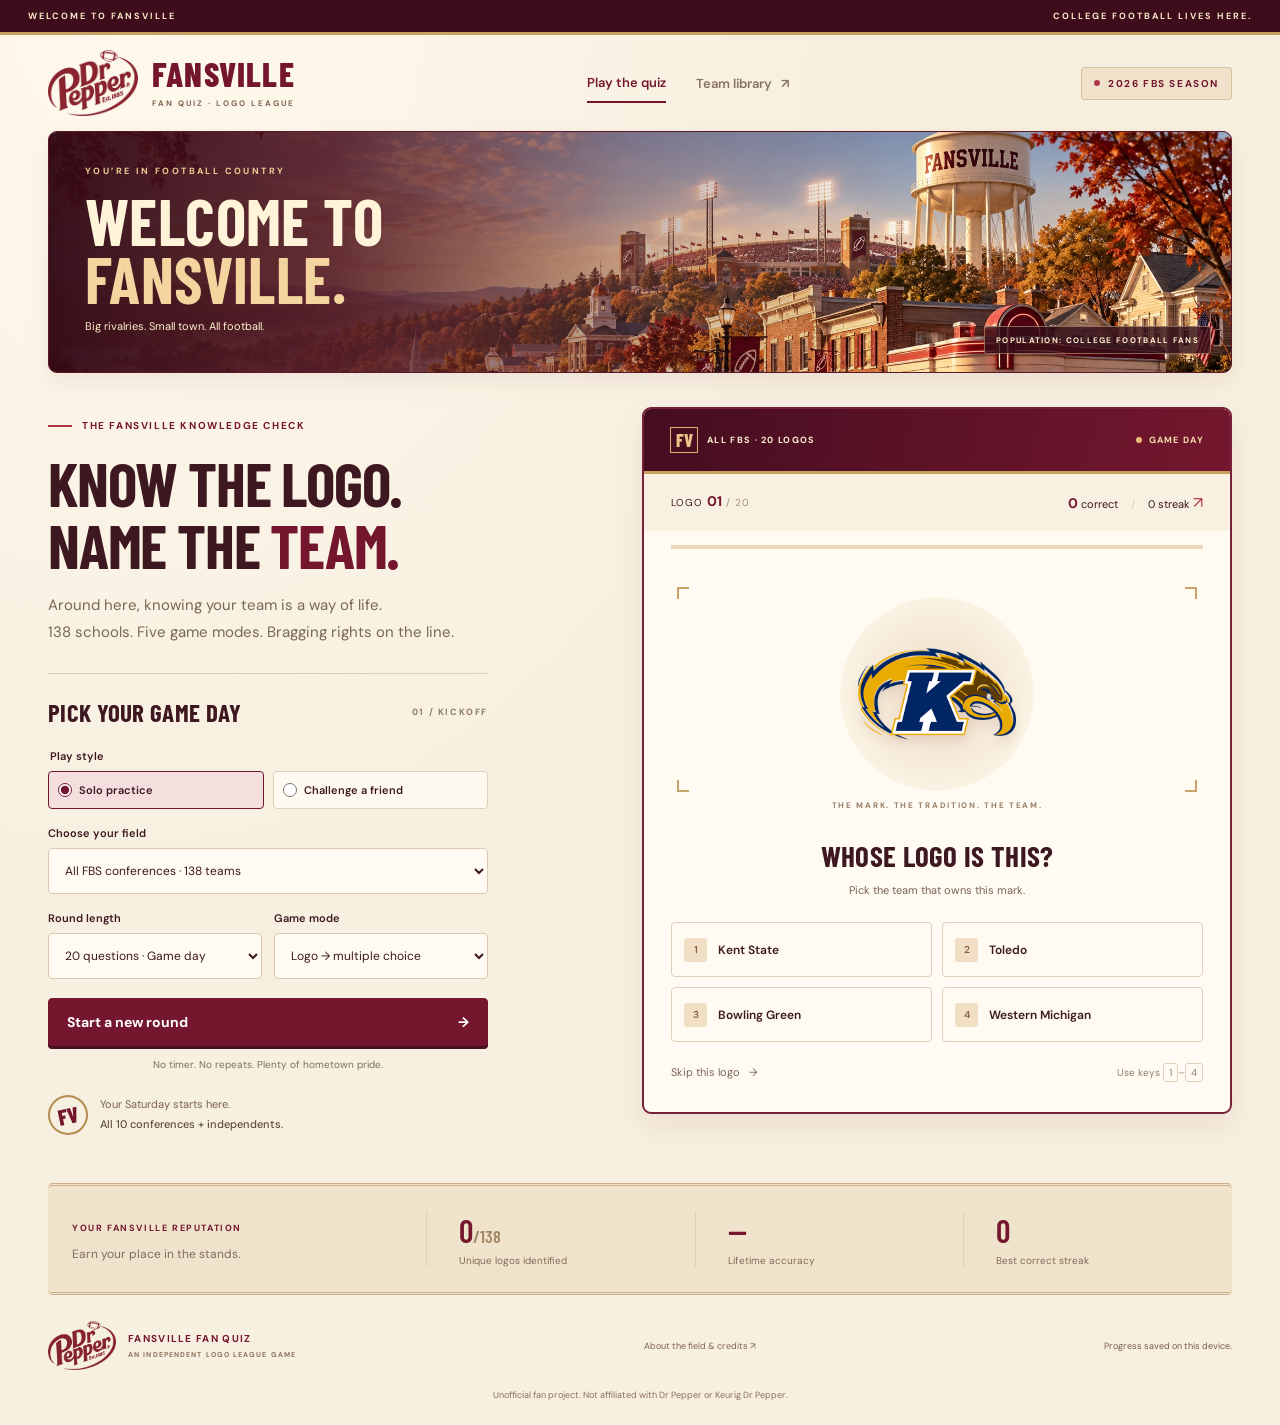
<file: index.html>
<!doctype html>
<html lang="en">
<head>
  <meta charset="UTF-8"><meta name="viewport" content="width=device-width, initial-scale=1">
  <meta name="theme-color" content="#74172e">
  <meta name="description" content="Welcome to Fansville. Test your college football knowledge with logos, helmets, nicknames, and mascots from all 138 FBS schools. An independent fan quiz.">
  <title>Fansville Fan Quiz — Logo League</title>
  <link rel="stylesheet" href="style.css?v=fansville-1">
</head>
<body>
  <div class="town-strip"><span>WELCOME TO FANSVILLE</span><span>COLLEGE FOOTBALL LIVES HERE.</span></div><header class="header"><a href="#" class="brand" aria-label="Fansville Fan Quiz home"><img class="pepper-logo" src="assets/theme/dr-pepper-football.jpg" alt="Dr Pepper" width="100" height="73"><span class="brand-wordmark">FANSVILLE<small>FAN QUIZ · LOGO LEAGUE</small></span></a><nav aria-label="Main navigation"><button class="nav active" id="playTab">Play the quiz</button><button class="nav" id="libraryTab">Team library <span>↗</span></button></nav><span class="season"><i></i> 2026 FBS SEASON</span></header>
  <main>
    <section class="town-banner" aria-label="Welcome to Fansville">
      <img class="town-art" src="assets/theme/fansville-town.jpg" alt="An original illustrated football town with Main Street, a stadium, and a Fansville water tower" width="2152" height="731" fetchpriority="high">
      <div class="town-banner-copy"><span class="town-kicker">YOU’RE IN FOOTBALL COUNTRY</span><h2>Welcome to<br><em>Fansville.</em></h2><p>Big rivalries. Small town. All football.</p></div>
      <span class="town-population">POPULATION: COLLEGE FOOTBALL FANS</span>
    </section>
    <section id="playView" class="play-layout">
      <div class="intro"><div class="eyebrow"><span class="line"></span> THE FANSVILLE KNOWLEDGE CHECK</div><h1 id="heroTitle">Know the logo.<br> Name the <em>team.</em></h1><p class="lead">Around here, knowing your team is a way of life.<br> 138 schools. Five game modes. Bragging rights on the line.</p>
        <div class="setup"><div class="setup-title"><h2>Pick your game day</h2><span>01 / KICKOFF</span></div>
          <fieldset class="play-style"><legend>Play style</legend><label><input type="radio" name="playStyle" id="soloMode" checked> Solo practice</label><label><input type="radio" name="playStyle" id="challengeMode"> Challenge a friend</label></fieldset>
          <p id="challengeNote" class="challenge-note" hidden>Take your round, then send your friend a link to the same quiz.</p>
          <label for="conference">Choose your field</label><select id="conference"><option value="All">All FBS conferences · 138 teams</option></select>
          <div class="setup-row"><div><label for="length">Round length</label><select id="length"><option value="10">10 questions · Warm-up</option><option value="20" selected>20 questions · Game day</option><option value="all">All teams · Full field</option></select></div><div><label for="mode">Game mode</label><select id="mode"><option value="choice">Logo → multiple choice</option><option value="type">Logo → type the team</option><option value="nickname">School → nickname</option><option value="mascot">School → mascot</option><option value="helmet">Helmet → school</option></select></div></div>
          <button class="primary" id="start">Start a new round <span>→</span></button><p class="setup-note">No timer. No repeats. Plenty of hometown pride.</p>
        </div>
        <div class="field-note"><span class="town-seal" aria-hidden="true">FV</span><span>Your Saturday starts here.<br><strong>All 10 conferences + independents.</strong></span></div>
      </div>
      <section class="quiz" aria-label="College football quiz"><div class="quiz-top"><span id="roundLabel">ALL FBS · GAME DAY</span><span class="live"><i></i> GAME DAY</span></div><div id="challengeInvitation" class="challenge-invitation" hidden></div><div id="questionView"><div class="score-row"><span><span id="questionLabel">LOGO</span> <strong id="questionNumber">01</strong><span class="muted" id="total"> / 20</span></span><span><strong id="score">0</strong> correct <span class="divider">/</span> <span id="streak">0</span> streak <span class="flame">↗</span></span></div><div class="progress"><div id="progressBar"></div></div>
          <div class="logo-stage"><span class="corner top-left"></span><span class="corner top-right"></span><span class="corner bottom-left"></span><span class="corner bottom-right"></span><div class="logo-halo"></div><img id="logo" alt="Mystery college football team logo" width="210" height="210"><div id="schoolPrompt" class="school-prompt" hidden><span id="schoolPromptLabel">NAME THE NICKNAME</span><h2 id="schoolName"></h2><p id="schoolPromptDescription">Which nickname belongs to this school?</p></div><span id="stageCaption" class="stage-caption">THE MARK. THE TRADITION. THE TEAM.</span></div>
          <div class="answer-section"><h2 id="quizPrompt">Whose logo is this?</h2><p id="answerHelp">Pick the team that owns this mark.</p><div id="choices" class="choices"></div><form id="typeForm" hidden><label id="typedLabel" class="sr-only" for="typedAnswer">Team name</label><div class="type-row"><input id="typedAnswer" placeholder="Enter the school name…" autocomplete="off" aria-controls="teamSuggestions" aria-expanded="false"><button type="submit" class="primary">Check →</button></div><div id="teamSuggestions" class="team-suggestions" hidden><span id="suggestionsLabel" class="suggestions-label">MATCHING TEAMS</span><ul id="suggestionList" aria-label="Matching teams"></ul></div><span id="suggestionStatus" class="sr-only" role="status" aria-live="polite"></span></form>
          <div id="feedback" class="feedback" role="status" aria-live="polite" hidden></div><div class="question-bottom"><button id="skip" class="text-button">Skip this logo <span>→</span></button><span id="keyboardHint">Use keys <kbd>1</kbd>–<kbd>4</kbd></span><button id="next" class="primary" hidden>Next logo →</button></div></div></div>
          <div id="resultsView" class="results" hidden></div>
      </section>
    </section>
    <section id="libraryView" hidden><div class="library-heading"><div><div class="eyebrow">THE TOWN SCOUTING REPORT</div><h1>Meet the <em>field.</em></h1><p class="lead">Scout all 138 schools before the next kickoff.</p></div><button class="primary" id="backToQuiz">Back to quiz →</button></div><div class="library-filters"><input id="search" aria-label="Search teams" placeholder="Search school or mascot…"><select id="libraryConference" aria-label="Filter library by conference"><option value="All">All conferences</option></select><span id="libraryCount">138 teams</span></div><div class="team-grid" id="teamGrid"></div><p id="noTeams" hidden>No teams match that search. Try a different school or conference.</p></section>
    <section class="stats-strip" aria-label="Your lifetime stats"><div class="stats-title"><span class="eyebrow">YOUR FANSVILLE REPUTATION</span><p>Earn your place in the stands.</p></div><div><strong id="mastered">0<span>/138</span></strong><span id="masteredLabel">Unique logos identified</span></div><div><strong id="accuracy">—</strong><span>Lifetime accuracy</span></div><div><strong id="bestStreak">0</strong><span>Best correct streak</span></div></section>
  </main>
  <footer><div class="footer-brand"><img src="assets/theme/dr-pepper-football.jpg" alt="Dr Pepper" width="68" height="49"><span class="brand-footer">FANSVILLE FAN QUIZ<small>AN INDEPENDENT LOGO LEAGUE GAME</small></span></div><button id="about">About the field & credits ↗</button><span>Progress saved on this device.</span><p class="fan-credit">Unofficial fan project. Not affiliated with Dr Pepper or Keurig Dr Pepper.</p></footer>
  <dialog id="aboutDialog"><button id="closeAbout" class="close" aria-label="Close">×</button><div class="eyebrow">THE FANSVILLE PLAYBOOK</div><h2>All 138. All in.</h2><p>The quiz includes the 2026 FBS football field, including North Dakota State and Sacramento State, and reflects 2026 football conference membership.</p><p>Team data and logos are sourced from <a href="https://www.espn.com/college-football/teams" target="_blank" rel="noopener">ESPN</a>. Membership was checked against <a href="https://collegefootballdata.com/teams" target="_blank" rel="noopener">CollegeFootballData</a>. Helmet photographs: <a href="https://www.helmethistory.com/" target="_blank" rel="noopener">Helmet History</a>. Each school has one representative helmet design. Mascot names include costumed characters and live or symbolic mascots. Common short names are accepted; if a school has multiple listed mascots, any one is correct. Enter “No official mascot” for schools without one. <a href="https://github.com/samhenke/fbs-logo-league/blob/main/mascot-sources.json" target="_blank" rel="noopener">Mascot sources and notes</a>. Team marks belong to their respective institutions. This is an independent fan quiz.</p><p>Original town illustration created for this fan quiz using image generation. Dr Pepper football logo from <a href="https://news.keurigdrpepper.com/2026-09-04-Dr-Pepper-Gives-College-Football-Fans-a-Championship-Monument-of-Their-Own-with-the-First-Ever-Fan-Wall-of-Fame" target="_blank" rel="noopener">Keurig Dr Pepper’s press materials</a>. Dr Pepper and Fansville are trademarks of their respective owners. This independent fan project is not affiliated with Dr Pepper or Keurig Dr Pepper.</p><p>Scores and progress stay in your browser. Challenge links include the teams, answer style, and challenger’s score; your friend takes the same quiz. Anyone with a challenge link can play it. A skip counts as a missed answer. Retrying missed answers starts a separate practice round.</p></dialog>
  <div id="loadingError" class="error" role="alert" hidden>Team data couldn't load. Please refresh to try again.</div>
  <script src="app.js?v=fansville-1" defer></script>
</body>
</html>
</file>
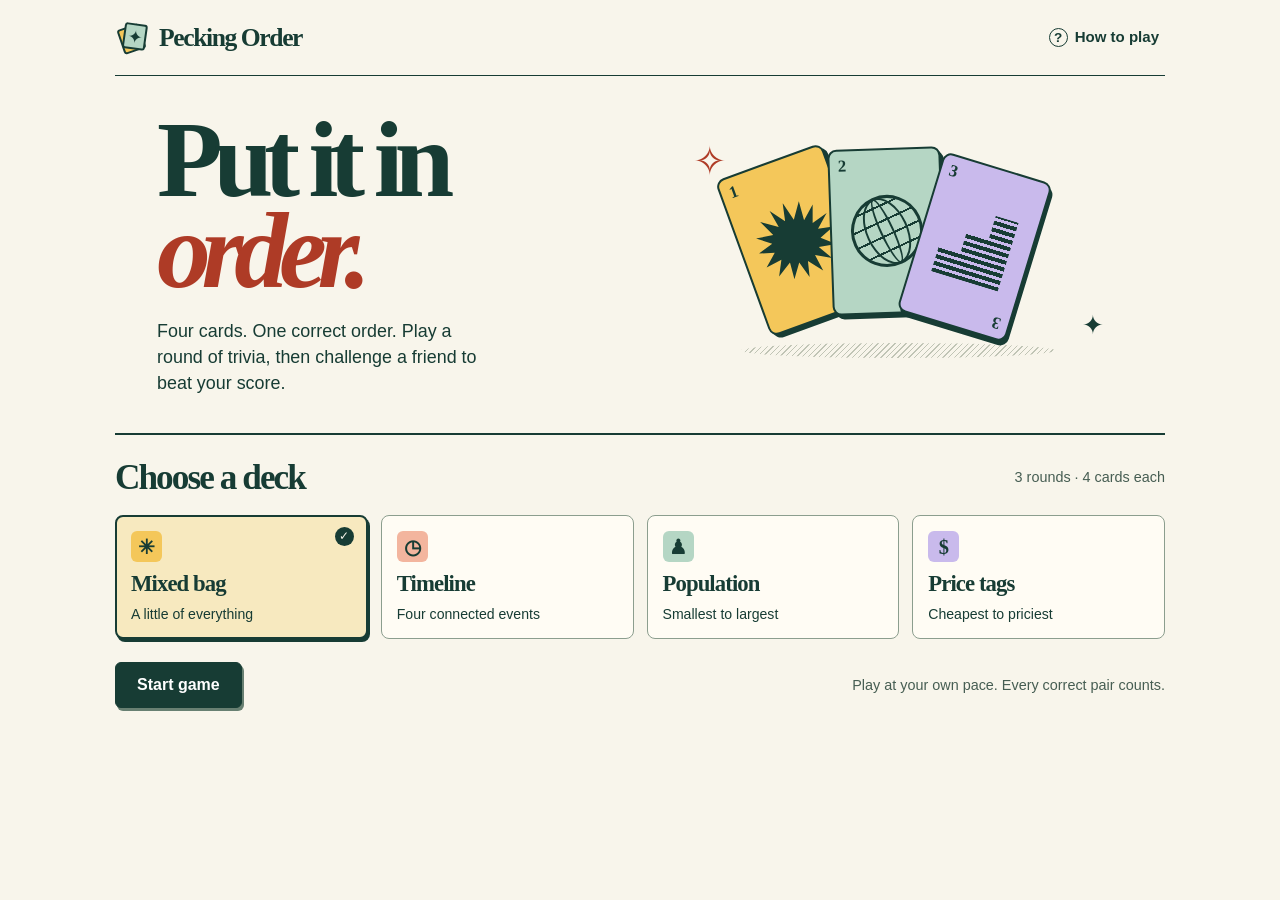
<file: pecking-order/index.html>
<!DOCTYPE html>
<html lang="en"><head><meta charset="utf-8"><meta name="viewport" content="width=device-width,initial-scale=1"><meta name="game-home" content=""><meta name="theme-color" content="#f8f5eb"><title>Pecking Order · Trivia game</title><meta name="description" content="Put four trivia cards in order, then send the same game to a friend.">
<style>
:root{--paper:#f8f5eb;--ink:#173c34;--red:#ae3b26;--gold:#f4c75a;--lilac:#c9baec;--mint:#b5d6c4;--line:#aab4a7;--serif:Georgia,'Times New Roman',serif;--sans:'DM Sans','Helvetica Neue',Arial,sans-serif}*{box-sizing:border-box}body{margin:0;background:var(--paper);color:var(--ink);font:1rem/1.5 var(--sans)}button,a,input,summary{font:inherit}button,summary{cursor:pointer}button{color:inherit}button:focus-visible,a:focus-visible,summary:focus-visible,input:focus-visible{outline:3px solid #975015;outline-offset:4px}button:disabled{cursor:default}a{color:inherit}button{border:0}button,dialog{background:var(--paper)}[hidden]{display:none!important}.wrap{width:min(100% - 48px,1050px);margin:auto}.top{display:flex;justify-content:space-between;align-items:center;min-height:76px;border-bottom:1px solid var(--ink)}.brand{display:flex;align-items:center;gap:12px;font: bold 1.6rem var(--serif);letter-spacing:-.055em}.logo{display:block;width:32px;height:36px;position:relative}.logo:before,.logo:after{content:'';position:absolute;inset:6px 4px 4px 5px;border:2px solid var(--ink);background:var(--gold);border-radius:3px;transform:rotate(-19deg)}.logo:after{content:'✦';background:var(--mint);transform:rotate(8deg) translate(3px,-3px);font:1.1rem/24px var(--serif);text-align:center}.help{background:transparent;font-size:.94rem;font-weight:650;display:flex;gap:7px;align-items:center}.q{font: bold .85rem/1.35 var(--sans);display:inline-grid;place-items:center;border:1.5px solid currentColor;border-radius:50%;width:19px;height:19px}.hero{display:grid;grid-template-columns:1fr 1fr;align-items:center;padding:38px 4% 36px;min-height:320px}.hero h1{font: bold clamp(4.4rem,8.4vw,7.15rem)/.85 var(--serif);letter-spacing:-.085em;margin:0 0 22px}.hero h1 em{color:var(--red);padding-right:.1em}.hero p{margin:0;max-width:345px;font-size:1.12rem;line-height:1.45}.fan{position:relative;height:260px;isolation:isolate}.cardart{position:absolute;top:32px;left:50%;width:113px;height:166px;border:2px solid var(--ink);border-radius:9px;box-shadow:3px 4px 0 var(--ink);background:var(--gold);transform:translateX(-126%) rotate(-20deg);display:grid;place-items:center}.cardart:before,.cardart:after{content:attr(data-n);font:bold 1.05rem var(--serif);position:absolute;left:8px;top:5px}.cardart:after{left:auto;top:auto;right:8px;bottom:5px;transform:rotate(180deg)}.cardart:nth-child(2){background:var(--mint);top:23px;transform:translateX(-46%) rotate(-2deg)}.cardart:nth-child(3){background:var(--lilac);top:39px;transform:translateX(32%) rotate(17deg)}.sun{width:79px;height:79px;background:var(--ink);clip-path:polygon(50% 0,56% 25%,70% 5%,68% 30%,85% 15%,77% 37%,98% 31%,81% 46%,100% 50%,80% 58%,96% 72%,74% 68%,85% 87%,66% 76%,69% 98%,55% 80%,50% 100%,44% 78%,31% 96%,33% 74%,14% 86%,24% 67%,3% 70%,19% 56%,0 50%,20% 44%,3% 31%,25% 34%,15% 13%,35% 27%,31% 4%,45% 23%)}.globe{width:72px;height:72px;border-radius:100%;border:3px solid;position:relative;background:repeating-linear-gradient(0deg,transparent 0 13px,var(--ink) 13px 15px);transform:rotate(-23deg)}.globe:before,.globe:after{content:'';position:absolute;inset:-2px 12px;border:2px solid;border-radius:50%}.globe:after{inset:-2px 26px}.steps{height:72px;width:70px;background:repeating-linear-gradient(0deg,var(--ink) 0 4px,transparent 4px 7px);clip-path:polygon(0 100%,0 65%,33% 65%,33% 33%,66% 33%,66% 0,100% 0,100% 100%)}.twinkle{position:absolute;font:2.5rem/1 var(--serif);color:var(--red);left:11%;top:17px}.twinkle.last{color:var(--ink);left:auto;right:4%;top:188px;font-size:1.6rem}.fan:after{content:'';height:15px;width:65%;position:absolute;left:21%;top:218px;z-index:-1;border-radius:50%;background:repeating-linear-gradient(-45deg,transparent 0 3px,#a2aa98 3px 4px);opacity:.65}.lobby{border-top:2px solid var(--ink);padding:24px 0 32px}.sectionhead,.bar,.controls,.scoreline,.row,.meta{display:flex;align-items:center;justify-content:space-between;gap:14px}.sectionhead h2,.gameTitle{font:bold 2.2rem/1.1 var(--serif);letter-spacing:-.055em;margin:0}.small{font-size:.9rem;color:#465d52}.options{display:grid;grid-template-columns:repeat(4,1fr);gap:13px;margin:18px 0 23px}.opt{border:1px solid #8c9e8e;border-radius:8px;position:relative;text-align:left;padding:15px;display:grid;gap:9px;background:#fffcf4;transition:transform .12s}.opt:hover{transform:translateY(-2px)}.opt[aria-pressed=true]{border:2px solid var(--ink);background:#f7e9bf;padding:14px;box-shadow:2px 3px 0 var(--ink)}.opt[aria-pressed=true]:after{content:'✓';position:absolute;right:12px;top:10px;background:var(--ink);color:var(--paper);border-radius:50%;width:19px;line-height:19px;text-align:center;font-size:.78rem}.opt strong{font:bold 1.42rem/1.12 var(--serif);letter-spacing:-.04em}.opt small{font-size:.88rem;line-height:1.25}.swatch{height:31px;width:31px;display:grid;place-items:center;font:bold 1.28rem/1 var(--serif);border-radius:6px;background:var(--gold)}.timeline{background:#f3b59e}.population{background:var(--mint)}.prices{background:var(--lilac)}.primary,.secondary{border:1.5px solid var(--ink);border-radius:6px;padding:12px 21px;font-weight:750;line-height:1.25;min-height:46px}.primary{background:var(--ink);color:white;box-shadow:2px 3px 0 #688072}.primary:hover{background:#285646}.secondary{background:transparent}.secondary:hover{background:#e9e9db}.foot{border-top:1px solid var(--line);margin-top:18px;padding:14px 0;display:flex;gap:8px;align-items:center;color:#5b6a60;font-family:var(--serif);font-style:italic}.foot:before{content:'✳';font-style:normal;font-size:1.15rem}.game{max-width:740px;margin:30px auto 44px}.gameTitle{font-size:clamp(2rem,5vw,3.2rem);margin:15px 0 4px}.meta{font-size:.92rem;font-weight:700}.progress{height:6px;border-radius:4px;display:flex;gap:5px;margin:12px 0 26px}.progress i{flex:1;background:#dce0d3;border-radius:4px}.progress .on{background:var(--red)}.directions{margin:0 0 14px}.list{list-style:none;padding:0;margin:12px 0 23px;display:grid;gap:9px}.row{background:#fffdf7;padding:10px 12px;border:1px solid #91a496;border-radius:7px;min-height:63px;justify-content:flex-start}.row.dragging{opacity:.5}.num{font:italic bold 1.75rem var(--serif);color:var(--red);min-width:27px;text-align:center}.info{flex:1;font-weight:700;line-height:1.25}.info small{display:block;font-weight:400;font-size:.86rem;margin-top:3px}.moves{display:flex;gap:4px}.moves button{border:1px solid #b4bfb0;background:#f2f4e9;width:36px;height:36px;border-radius:5px;font-size:1.1rem}.moves button:disabled{opacity:.35}.points{background:var(--mint);font-size:.85rem;padding:4px 10px;border-radius:99px;font-weight:700;white-space:nowrap}.actual{font-weight:750;white-space:nowrap}.source{font-size:.85rem;color:#465d52}.resulthead{padding:20px 0 12px}.bigscore{font:bold clamp(4rem,10vw,6rem)/1 var(--serif);letter-spacing:-.085em;margin:15px 0}.bigscore small{font:1.55rem var(--serif);letter-spacing:0}.panel{border:1px solid var(--ink);border-radius:9px;background:#f1e8cc;padding:21px;margin:22px 0}.panel h2,dialog h2{font:bold 1.7rem var(--serif);letter-spacing:-.035em;margin:0}.panel p{margin:7px 0 14px}.actions{display:flex;gap:9px;flex-wrap:wrap}.linkbox{width:100%;font:1rem var(--sans);color:var(--ink);padding:10px;border:1px solid var(--line);border-radius:5px;margin:8px 0}.announce:empty{display:none}.sr{position:absolute;width:1px;height:1px;overflow:hidden;clip-path:inset(50%)}dialog{color:var(--ink);max-width:min(95vw,430px);border:2px solid var(--ink);border-radius:10px;padding:25px;box-shadow:5px 6px 0 var(--ink)}dialog::backdrop{background:#1d342e70}dialog li{margin:10px 0}dialog ol{padding-left:22px}.note{font-size:.94rem}.startnote{margin:0}.homeAction{font-weight:700;font-size:.92rem}.reviews{padding:8px 0;border-bottom:1px solid var(--line)}.reviews summary{padding:6px 0;font-weight:650}
@media(max-width:700px){.wrap{width:calc(100% - 32px)}.hero{padding:30px 0;min-height:250px;grid-template-columns:1.1fr .9fr}.hero h1{font-size:clamp(3.9rem,10.5vw,5rem)}.hero p{font-size:1rem}.fan{transform:scale(.65);transform-origin:50% 50%;width:250px;justify-self:center}.options{grid-template-columns:1fr 1fr}.opt{gap:6px}.top{min-height:64px}.brand{font-size:1.36rem}.sectionhead h2{font-size:1.8rem}.foot{margin-top:4px}.controls{align-items:flex-start}.hero .twinkle{left:-12%}.bar{flex-wrap:wrap}}
@media(max-width:460px){.hero{min-height:0;padding:26px 0 21px;display:block;position:relative}.hero h1{font-size:4.15rem;position:relative;z-index:1}.hero p{max-width:100%;font-size:1rem}.fan{position:absolute;top:-45px;right:1px;width:180px;transform:scale(.52);transform-origin:90% 50%}.twinkle{display:none}.sectionhead{align-items:baseline}.small{font-size:.85rem}.options{gap:10px}.lobby{padding-top:18px}.moves button{width:34px;height:38px}.row{gap:7px}.meta{gap:5px}.controls{flex-direction:column;gap:12px}.controls .primary{width:100%}.game{margin-top:21px}.hero h1{margin-bottom:14px}}
@media(prefers-reduced-motion:reduce){*{transition:none!important}}
.themeReveal{border-left:4px solid var(--red);padding:8px 14px;background:#f3ebda;margin:12px 0 20px;line-height:1.5}
</style></head><body>
<header class="top wrap"><div class="brand"><span class="logo" aria-hidden="true"></span>Pecking Order</div><button class="help" id="help"><span class="q" aria-hidden="true">?</span>How to play</button></header>
<main class="wrap" id="main"></main><dialog id="rules"><h2>How to play</h2><ol><li>Choose a deck. Each game has three rounds of four cards.</li><li>Move the cards into ascending order using the up and down buttons, or drag them into place.</li><li>Lock in your order. Every pair you placed in the right order earns a point, for up to six per round.</li><li>Send your challenge link to a friend. They get the same cards and starting order, with your score to beat.</li></ol><button class="primary" id="close">Got it</button></dialog><div id="live" class="sr" role="status"></div>
<script id="invitation" type="application/json">null</script>
<script>
'use strict';
const decks = {
 mixed:{name:'Mixed bag',symbol:'✳',hint:'A little of everything'},
 timeline:{name:'Timeline',symbol:'◷',hint:'Four connected events',title:'Which came first?',basis:'Order these events from earliest to latest.'},
 population:{name:'Population',symbol:'♟',hint:'Smallest to largest',title:'Which city is smaller?',basis:'Rank cities by residents within city limits, fewest first. U.S. Census estimates for July 1, 2024.'},
 prices:{name:'Price tags',symbol:'$',hint:'Cheapest to priciest',title:'What cost the least?',basis:'Rank these packages by average U.S. price, cheapest first. Farm Bureau Thanksgiving survey, 2024.'}
};
const popSource='https://www.census.gov/newsroom/press-releases/2025/vintage-2024-popest.html';
const priceSource='https://www.fb.org/files/Year-Over-Year-Price-Comparison-2024.pdf';
// Challenge links use stable positions in these arrays. Append new cards without renumbering old ones.
const bank={
 timeline:[
 ['London’s first subway opens',1863,'Steam trains carried passengers between Paddington and Farringdon.','https://library.ltmuseum.co.uk/portal/Default/en-GB/RecordView/Index/97'],
 ['The Oreo debuts',1912,'The cookie was on sale sixteen years before machine-sliced bread.','https://www.mondelezinternational.com/our-brands/oreo/'],
 ['Machine-sliced bread goes on sale',1928,'The first bakery to use the machine was in Chillicothe, Missouri.','https://americanhistory.si.edu/explore/stories/best-thing-sliced-bread'],
 ['Nintendo starts making playing cards',1889,'Nintendo began as a maker of hanafuda cards in Kyoto.','https://www.nintendo.co.jp/corporate/en/history/index.html'],
 ['Bram Stoker publishes Dracula',1897,'The first edition appeared in London eight years after Nintendo began.','https://www.themorgan.org/printed-books/365289'],
 ['Apollo 11 lands on the Moon',1969,'Neil Armstrong and Buzz Aldrin landed on July 20.','https://science.nasa.gov/moon/missions/'],
 ['The original Star Wars opens in the U.S.',1977,'The movie opened on May 25.','https://www.starwars.com/films/star-wars-episode-iv-a-new-hope',525],
 ['Ciabatta gets its modern recipe',1982,'Italian miller Arnaldo Cavallari developed the loaf from regional breads.','https://www.theguardian.com/theguardian/1999/apr/30/features11.g24'],
 ['The Statue of Liberty is dedicated',1886,'The dedication in New York Harbor took place on October 28.','https://home.nps.gov/stli/learn/statue-of-liberty-facts.htm'],
 ['The Big Mac goes nationwide in the U.S.',1968,'The national rollout came a year before the Moon landing.','https://corporate.mcdonalds.com/corpmcd/our-stories/article/big-mac-burger-day.html'],
 ['Apple introduces the first iPhone',2007,'Steve Jobs introduced the phone in January.','https://www.apple.com/newsroom/2007/01/09Apple-Reinvents-the-Phone-with-iPhone/'],
 ['Hunters bake flatbread in present-day Jordan',-12400,'Charred crumbs date to roughly 14,400 years ago.','https://discovery.ucl.ac.uk/id/eprint/10052964/'],
 ['The Great Pyramid of Giza is built',-2560,'Builders constructed the pyramid for Pharaoh Khufu.','https://egymonuments.gov.eg/archaeological-sites/giza-plateau/'],
 ['The last woolly mammoths die out',-2000,'The last known population lived on Wrangel Island off Siberia.','https://www.helsinki.fi/en/luomus/news/last-mammoths-died-remote-island'],
 ['A pilot invents the Rollaboard suitcase',1987,'Robert Plath put two wheels and an extendable handle on an upright suitcase.','https://eu.travelpro.com/pages/our-history'],
 ['Apple introduces the iPod shuffle',2005,'The original player weighed less than an ounce.','https://www.apple.com/newsroom/2005/01/11Apple-Introduces-iPod-shuffle/'],
 ["A Boston cooking magazine prints a PB&J recipe", 1901, "Julia Davis Chandler suggested a layer of jelly with the peanut butter.", "https://apnews.com/article/bd68e6a150a9d50cc7567fbf04fe80ec"],
 ["The Twinkie debuts", 1930, "James Dewar came up with the sponge cake.", "https://www.hostesscakes.com/our-story"],
 ["The sandwich shop that becomes Subway opens", 1965, "Fred DeLuca and Peter Buck opened Pete’s Super Submarines in Bridgeport, Connecticut.", "https://www.subway.com/en-us/aboutus/history"],
 ["McDonald’s introduces the McRib", 1981, "The barbecue pork sandwich debuted the year before Cavallari’s ciabatta.", "https://corporate.mcdonalds.com/corpmcd/our-stories/article/mcrib-back-usa.html"],
 ["Bicycle brand playing cards go on sale", 1885, "Bicycle was a playing-card brand before Nintendo opened in Kyoto.", "https://usplayingcard.com/wp-content/uploads/2019/10/USPC_Casino_Catalog_2019_Web.pdf"],
 ["The Ouija board receives a U.S. patent", 1891, "Elijah Bond’s patent describes a board for answering players’ questions.", "https://patents.google.com/patent/US446054A/en"],
 ["Lizzie Magie patents The Landlord’s Game", 1904, "The game let players buy property and collect rent.", "https://en.wikisource.org/wiki/United_States_patent_748626"],
 ["Space shuttle Enterprise makes its first free flight", 1977, "A Boeing 747 carried Enterprise aloft and released it for a glide to Earth.", "https://www.nasa.gov/wp-content/uploads/2023/04/1977.pdf", 812],
 ["Voyager 2 launches", 1977, "It was the first of the two Voyager spacecraft to leave Earth.", "https://www.nasa.gov/news-release/pioneering-nasa-spacecraft-mark-thirty-years-of-flight/", 820],
 ["Voyager 1 launches", 1977, "Its launch followed Voyager 2’s by sixteen days.", "https://www.nasa.gov/news-release/pioneering-nasa-spacecraft-mark-thirty-years-of-flight/", 905],
 ["Tug-of-war teams compete at the Paris Olympics", 1900, "A Danish-Swedish team met the French team in Paris.", "https://www.olympedia.org/results/21100"],
 ["Figure skating makes its Olympic debut", 1908, "The skaters competed at the Summer Games in London.", "https://www.olympics.com/ioc/news/figure-skating"],
 ["Olympic medals are first awarded for art", 1912, "Stockholm held competitions in five arts, including architecture and music.", "https://www.olympics.com/ioc/news/a-meeting-of-muscles-and-minds"],
 ["The first Winter Olympics take place", 1924, "Chamonix hosted what was then called International Winter Sports Week.", "https://www.olympics.com/ioc/faq/history-and-origin-of-the-games/when-were-the-first-olympic-winter-games-held"],
 ["Boston and Pittsburgh play the first modern World Series", 1903, "The first game was played in Boston.", "https://www.mlb.com/postseason/history/1903"],
 ["“Take Me Out to the Ball Game” is written", 1908, "The songwriters said they had never seen a major-league game.", "https://baseballhall.org/discover/baseballs-anthem-began-as-tin-pan-alley-hit"],
 ["Cracker Jack starts putting a prize in every box", 1912, "The promotion followed the snack’s shout-out in the baseball song.", "https://www.cbsnews.com/news/almanac-cracker-jack/"],
 ["The ballpark now called Wrigley Field hosts its first game", 1914, "The home team was the Chicago Federals.", "https://www.mlb.com/cubs/guide/wrigley-field-renovations-history"],
 ["Zenith introduces its Lazy Bones TV remote", 1950, "The remote connected to the television by a wire.", "https://zenith.com/heritage/zenith-firsts/"],
 ["I Love Lucy premieres on CBS", 1951, "Lucille Ball’s sitcom made its debut on a Monday evening.", "https://www.loc.gov/exhibits/i-love-lucy/overview.html"],
 ["NBC airs the Rose Parade coast to coast in color", 1954, "NBC broadcast the New Year’s Day parade from Pasadena.", "https://www.guinnessworldrecords.com/world-records/first-coast-to-coast-colour-transmission-usa-"],
 ["Kennedy and Nixon face off in a televised debate", 1960, "Their first debate aired on September 26.", "https://www.jfklibrary.org/sites/default/files/2018-06/Candidates_Take_a_Stand.pdf"],
 ["Ray Tomlinson sends email between networked computers", 1971, "His message traveled over ARPANET.", "https://archive.computerhistory.org/resources/access/text/2022/08/102806104-05-01-acc.pdf"],
 ["A computer salesman sends a mass email advertisement", 1978, "Gary Thuerk used ARPANET to invite people to product demonstrations.", "https://www.computerhistory.org/tdih/May/03/"],
 ["A Carnegie Mellon researcher proposes :-) to flag jokes", 1982, "Scott Fahlman made the suggestion on an electronic bulletin board.", "https://lti.cs.cmu.edu/about-lti/history.html"],
 ["Tim Berners-Lee submits his proposal for the Web", 1989, "He wrote the proposal at CERN in March.", "https://home.cern/science/computing/the-birth-of-the-web/short-history-web/"],
 ["A French inventor records someone singing “Au clair de la lune”", 1860, "Édouard-Léon Scott de Martinville’s machine traced the vibrations of a voice.", "https://www.loc.gov/static/programs/national-recording-preservation-board/documents/phonautograms.pdf"],
 ["Alexander Graham Bell receives his telephone patent", 1876, "The U.S. patent was granted on March 7.", "https://www.archives.gov/files/historical-docs/doc-content/images/a-g-bell-telegraphy-patent.pdf"],
 ["Edison invents a phonograph that can play a voice back", 1877, "His team at Menlo Park built the machine.", "https://www.nps.gov/edis/learn/kidsyouth/the-phonograph.htm"],
 ["Emile Berliner receives a U.S. gramophone patent", 1887, "The patent was issued on November 8.", "https://www.loc.gov/item/berl0124/"],
 ["Macy’s holds its first parade on Thanksgiving Day", 1924, "The parade went through Manhattan to the Herald Square store.", "https://www.macysinc.com/company/about/"],
 ["The Detroit Lions host their first Thanksgiving game", 1934, "Their opponents were the Chicago Bears.", "https://www.detroitlions.com/news/bears-at-lions-how-to-watch-listen-and-follow"],
 ["Federal law fixes Thanksgiving on November’s fourth Thursday", 1941, "President Franklin Roosevelt signed the resolution.", "https://www.archives.gov/press/press-releases/2017/nr17-13"],
 ["Campbell’s test kitchen creates green bean casserole", 1955, "Dorcas Reilly developed the recipe in Camden, New Jersey.", "https://www.campbells.com/comfort-corner/story-of-campbells-iconic-green-bean-casserole/"]
 ],
 population:[['New York City',8478072,'New York'],['Los Angeles',3878704,'California'],['Chicago',2721308,'Illinois'],['Houston',2390125,'Texas'],['Phoenix',1673164,'Arizona'],['Philadelphia',1573916,'Pennsylvania'],['San Antonio',1526656,'Texas'],['San Diego',1404452,'California'],['Dallas',1326087,'Texas'],['Jacksonville',1009833,'Florida'],['Fort Worth',1008106,'Texas'],['San Jose',997368,'California'],['Austin',993588,'Texas'],['Charlotte',943476,'North Carolina'],['Columbus',933263,'Ohio']],
 prices:[['Whole turkey',25.67,'16 lb'],['Pumpkin pie mix',4.15,'30 oz'],['Whole milk',3.21,'1 gallon'],['Carrots and celery',0.84,'1 lb combined'],['Dinner rolls',4.16,'1 dozen'],['Pie shells',3.40,'2 shells'],['Green peas',1.73,'1 lb'],['Fresh cranberries',2.35,'12 oz'],['Whipping cream',1.81,'½ pint'],['Sweet potatoes',2.93,'3 lb'],['Cubed stuffing',4.08,'14 oz'],['Boneless ham',14.79,'4 lb'],['Russet potatoes',2.63,'5 lb'],['Green beans',1.83,'1 lb']]
};
// Timeline card positions are permanent. An optional fifth field is the month and day (MMDD).
const timelineSets=[
 {"title": "Pack a lunch", "cards": [16, 1, 2, 17], "reveal": "A printed PB&J recipe and the Oreo both predate machine-sliced bread. Once a bakery finally sold sliced loaves, the Twinkie was only two years behind."},
 {"title": "At the sandwich counter", "cards": [18, 9, 19, 7], "reveal": "Ciabatta sounds like the oldest thing on this menu. In fact, you could already order a McRib when an Italian miller developed the modern loaf."},
 {"title": "An evening at the game table", "cards": [20, 3, 21, 22], "reveal": "Only four years separate the first Bicycle deck and the start of Nintendo. Both were selling cards before anyone held a U.S. patent for the Ouija board."},
 {"title": "The year Star Wars opened", "cards": [6, 23, 24, 25], "reveal": "Audiences had already seen Star Wars by the time Enterprise glided free of its carrier plane. Back on the launchpad, Voyager 2 left Earth sixteen days before Voyager 1."},
 {"title": "What belongs at the Olympics?", "cards": [26, 27, 28, 29], "reveal": "Figure skaters were winning Olympic medals sixteen years before the first Winter Games. The Summer Games even found room for painters and sculptors in between."},
 {"title": "Buy me some peanuts…", "cards": [30, 31, 32, 33], "reveal": "The song was already asking fans to buy Cracker Jack four years before the snack promised a prize in every box. Wrigley Field hadn’t hosted a game yet."},
 {"title": "From the living-room couch", "cards": [34, 35, 36, 37], "reveal": "You could change channels by remote before you could tune in to I Love Lucy. The awkward part was the cord stretching from your couch to the set."},
 {"title": "Life online", "cards": [38, 39, 40, 41], "reveal": "Spam beat the proposal for the World Wide Web by eleven years. By then, people had already figured out how to tell a joke online and mark it with a sideways smile."},
 {"title": "Saving a human voice", "cards": [42, 43, 44, 45], "reveal": "A French inventor recorded someone singing seventeen years before Edison’s phonograph. His machine drew the sound on a surface. It took until 2008 for researchers to play the recording back."},
 {"title": "An American Thanksgiving", "cards": [46, 47, 48, 49], "reveal": "Macy’s had a parade and Detroit had a football game before federal law settled on the fourth Thursday. The green bean casserole came last, more than twenty years after the Lions took the field."}
];
function timelineSet(round){
 if(round.t!=='timeline')return;
 return timelineSets.find(set=>set.cards.every(id=>round.a.includes(id)));
}
function pickTimelineSets(count){
 const key='pecking-order:timeline-history';
 let history=[];
 try{const saved=JSON.parse(localStorage.getItem(key));if(Array.isArray(saved))history=saved;}catch{}
 // Cycle through unseen sets first. Previously seen sets return least-recently played first.
 const ordered=shuffle(timelineSets).sort((a,b)=>history.indexOf(a.title)-history.indexOf(b.title));
 const picked=ordered.slice(0,count);
 const titles=ordered.slice(count).filter(s=>history.includes(s.title)).concat(picked).map(s=>s.title);
 try{localStorage.setItem(key,JSON.stringify(titles));}catch{}
 return picked;
}
function value(type,id){
 const card=bank[type][id];
 return type==='timeline'?card[1]*10000+(card[4]||0):card[1];
}
const main=document.querySelector('#main');
const fullPage='<!DOCTYPE html>\n'+document.documentElement.outerHTML;
const get=id=>document.getElementById(id);
const announce=msg=>{get('live').textContent=msg;};
const focusTitle=()=>{const h=main.querySelector('h1');if(h){h.tabIndex=-1;h.focus({preventScroll:true});}window.scrollTo(0,0);};
get('help').onclick=()=>get('rules').showModal();
get('close').onclick=()=>get('rules').close();
let selected='mixed', game=null, incoming=null, storageKey='';
function shuffle(values){
 const a=[...values];
 for(let i=a.length-1;i>0;i--){const j=Math.floor(Math.random()*(i+1));[a[i],a[j]]=[a[j],a[i]];}
 return a;
}
function points(type,order){
 let sum=0;
 for(let i=0;i<order.length;i++)for(let j=i+1;j<order.length;j++)if(value(type,order[i])<value(type,order[j]))sum++;
 return sum;
}
function deal(deck){
 const types=deck==='mixed'?['timeline',...shuffle(['population','prices'])]:Array(3).fill(deck);
 const sets=types.includes('timeline')?pickTimelineSets(types.filter(t=>t==='timeline').length):[];
 const pool={};
 return types.map(t=>{
   let a;
   if(t==='timeline')a=shuffle(sets.shift().cards);
   else{
    pool[t]??=shuffle(bank[t].map((_,i)=>i));
    a=pool[t].splice(0,4);
   }
   if(points(t,a)===6)[a[0],a[1]]=[a[1],a[0]];
   return {t,a};
 });
}
function validRounds(r){
 return Array.isArray(r)&&r.length===3&&r.every(x=>x&&Object.hasOwn(bank,x.t)&&Array.isArray(x.a)&&x.a.length===4&&new Set(x.a).size===4&&x.a.every(i=>Number.isInteger(i)&&i>=0&&i<bank[x.t].length));
}
function parseInvite(token){
 if(typeof token!=='string'||token.length>750||!(/^[A-Za-z0-9_-]+$/).test(token))throw Error();
 const p=JSON.parse(atob(token.replace(/-/g,'+').replace(/_/g,'/')));
 if(!p||p.v!==1||!validRounds(p.r)||!Number.isInteger(p.s)||p.s<0||p.s>18)throw Error();
 return p;
}
function makeToken(){return btoa(JSON.stringify({v:1,r:game.rounds,s:total()})).replace(/\+/g,'-').replace(/\//g,'_').replace(/=+$/,'');}
function persist(){try{sessionStorage.setItem(storageKey,JSON.stringify(game));}catch{}}
function clearSaved(){try{sessionStorage.removeItem(storageKey);}catch{}}
function restore(){
 try{const x=JSON.parse(sessionStorage.getItem(storageKey));if(!x||!validRounds(x.rounds)||!['play','review','done'].includes(x.stage)||!Number.isInteger(x.n)||x.n<0||x.n>2||!Array.isArray(x.answers)||x.answers.length!==x.n+(x.stage==='play'?0:1))return false;
 if(incoming && JSON.stringify(incoming.r)!==JSON.stringify(x.rounds))return false;
 const matches=(a,b)=>Array.isArray(a)&&a.length===4&&new Set(a).size===4&&a.every(i=>b.includes(i));
 if(!matches(x.order,x.rounds[x.n].a)||!x.answers.every((a,i)=>matches(a,x.rounds[i].a))||(x.stage==='done'&&x.n!==2))return false;
 game=x;return true;}catch{return false;}
}
function art(){return '<div class="fan" aria-hidden="true"><div class="cardart" data-n="1"><i class="sun"></i></div><div class="cardart" data-n="2"><i class="globe"></i></div><div class="cardart" data-n="3"><i class="steps"></i></div><span class="twinkle">✧</span><span class="twinkle last">✦</span></div>';}
function home(note=''){
 main.innerHTML='<section class="hero"><div><h1>Put it in<br><em>order.</em></h1><p>Four cards. One correct order. Play a round of trivia, then challenge a friend to beat your score.</p></div>'+art()+'</section><section class="lobby"><div class="sectionhead"><h2>Choose a deck</h2><span class="small">3 rounds · 4 cards each</span></div><div class="options" role="group" aria-label="Trivia deck"></div><div class="controls"><button class="primary" id="start">Start game</button><p class="small startnote">Play at your own pace. Every correct pair counts.</p></div></section>';
 const list=main.querySelector('.options');
 for(const [k,d] of Object.entries(decks)){
  const b=document.createElement('button');b.className='opt';b.setAttribute('aria-pressed',String(k===selected));b.innerHTML='<span class="swatch '+k+'" aria-hidden="true">'+d.symbol+'</span><strong>'+d.name+'</strong><small>'+d.hint+'</small>';
  b.onclick=()=>{selected=k;list.querySelectorAll('button').forEach(el=>el.setAttribute('aria-pressed',String(el===b)));};list.append(b);
 }
 get('start').onclick=()=>start(deal(selected));
 if(note){const p=document.createElement('p');p.className='note';p.setAttribute('role','alert');p.textContent=note;main.prepend(p);}
}
function invite(){
 main.innerHTML='<section class="hero"><div><h1>Score to<br><em>beat.</em></h1><p>Your friend scored <strong>'+incoming.s+' out of 18</strong>. Play their three rounds in exactly the same starting order.</p></div>'+art()+'</section><section class="lobby"><div class="actions"><button class="primary" id="accept">Play friend’s challenge</button><button class="secondary" id="fresh">Choose my own deck</button></div></section>';
 get('accept').onclick=()=>start(incoming.r);get('fresh').onclick=reset;
}
function start(rounds){game={rounds,n:0,order:[...rounds[0].a],answers:[],stage:'play'};persist();render();focusTitle();}
function reset(){clearSaved();game=null;incoming=null;if(location.hash)history.replaceState(null,'',location.pathname+location.search);storageKey='pecking-v1:solo';home();focusTitle();}
function total(){return game.answers.reduce((s,a,i)=>s+points(game.rounds[i].t,a),0);}
function fmt(t,v,monthDay){
 if(t==='timeline'&&monthDay){
  const date=new Date(Date.UTC(v,Math.floor(monthDay/100)-1,monthDay%100));
  return date.toLocaleDateString('en-US',{month:'short',day:'numeric',year:'numeric',timeZone:'UTC'});
 }
 return t==='prices'?'$'+v.toFixed(2):t==='population'?v.toLocaleString('en-US'):v<0?'c. '+(-v).toLocaleString('en-US')+' BCE':String(v);}
function reorder(from,to,focusDirection){
 if(game.stage!=='play'||!Number.isInteger(from)||from<0||from>3||to<0||to>3||from===to)return;
 const moved=game.order.splice(from,1)[0];game.order.splice(to,0,moved);persist();render();
 if(focusDirection){const buttons=main.querySelectorAll('.row')[to].querySelectorAll('button');(buttons[focusDirection==='up'?0:1].disabled?buttons[focusDirection==='up'?1:0]:buttons[focusDirection==='up'?0:1]).focus();}
 announce(bank[game.rounds[game.n].t][moved][0]+' moved to position '+(to+1)+' of 4.');
}
function rows(round,order,reveal=false,guess=[]){
 const ul=document.createElement('ol');ul.className='list';
 order.forEach((id,i)=>{
  const [label,val,detail,source,monthDay]=bank[round.t][id],li=document.createElement('li');li.className='row';
  li.innerHTML='<b class="num" aria-hidden="true">'+(i+1)+'</b><div class="info"></div>';const info=li.querySelector('.info');info.textContent=label;
  if(round.t!=='timeline'||reveal){const d=document.createElement('small');d.textContent=detail;info.append(d);}
  if(reveal){
   const v=document.createElement('div');v.className='actual';v.textContent=fmt(round.t,val,monthDay);li.append(v);
   const d=document.createElement('small');d.textContent='Your rank: '+(guess.indexOf(id)+1);info.append(d);
   if(source){const a=document.createElement('a');a.href=source;a.target='_blank';a.rel='noopener';a.className='source';a.textContent='Source';a.setAttribute('aria-label','Source for '+label);info.append(a);}
  }else{
   const moves=document.createElement('div');moves.className='moves';
   for(const [step,symbol,dir] of [[-1,'↑','up'],[1,'↓','down']]){
    const b=document.createElement('button');b.type='button';b.textContent=symbol;b.setAttribute('aria-label','Move '+label+' '+dir);b.disabled=i+step<0||i+step>=4;b.onclick=()=>reorder(i,i+step,dir);moves.append(b);
   }
   li.append(moves);li.draggable=true;
   li.ondragstart=e=>{e.dataTransfer.setData('text/x-pecking-order',String(i));e.dataTransfer.effectAllowed='move';li.classList.add('dragging');};
   li.ondragend=()=>li.classList.remove('dragging');li.ondragover=e=>e.preventDefault();
   li.ondrop=e=>{e.preventDefault();const raw=e.dataTransfer.getData('text/x-pecking-order');if(/^[0-3]$/.test(raw))reorder(Number(raw),i);};
  }ul.append(li);
 });return ul;
}
function sourceLine(t){return t==='timeline'?'':'<p class="source">Figures from the <a target="_blank" rel="noopener" href="'+(t==='prices'?priceSource:popSource)+'">'+(t==='prices'?'2024 Farm Bureau Thanksgiving survey':'U.S. Census Bureau, Vintage 2024')+'</a>.</p>';}
function revealNote(theme){
 const p=document.createElement('p');p.className='themeReveal';p.textContent=theme.reveal;return p;
}
function correct(round){return [...round.a].sort((a,b)=>value(round.t,a)-value(round.t,b));}
function render(){
 if(game.stage==='done'){finish();return;}
 const r=game.rounds[game.n],d=decks[r.t],review=game.stage==='review';
 const theme=timelineSet(r);
 main.innerHTML='<section class="game"><div class="meta"><span>'+d.name+' · Round '+(game.n+1)+' of 3</span><span class="points">'+total()+' / 18 points</span></div><div class="progress" aria-hidden="true">'+game.rounds.map((_,i)=>'<i class="'+(i<=game.n?'on':'')+'"></i>').join('')+'</div><h1 class="gameTitle">'+(review?(points(r.t,game.order)===6?'Perfect order!':'The correct order'):(theme?.title??d.title))+'</h1><p class="directions"></p><div id="cards"></div><div id="basis"></div><div class="bar"><button class="primary" id="next"></button><span class="small" id="side"></span></div></section>';
 main.querySelector('.directions').textContent=review?'You got '+points(r.t,game.order)+' of 6 pairs right.':d.basis;
 get('cards').append(rows(r,review?correct(r):game.order,review,game.order));get('basis').innerHTML=review?sourceLine(r.t):'';
 if(review&&theme)get('basis').append(revealNote(theme));
 get('side').textContent=review?(incoming?'Your friend scored '+incoming.s+' / 18 overall.':''):'Drag cards or use the ↑ and ↓ buttons.';
 get('next').textContent=review?(game.n===2?'See final score':'Next round'):'Lock in my order';
 get('next').onclick=()=>{
  if(!review){game.answers.push([...game.order]);game.stage='review';}
  else if(game.n===2)game.stage='done';
  else{game.n++;game.order=[...game.rounds[game.n].a];game.stage='play';}
  persist();render();focusTitle();
 };
}
function shareLink(){
 const origin=['http:','https:'].includes(location.protocol)?location.href:document.querySelector('meta[name="game-home"]').content;
 if(!origin)return '';
 const url=new URL(origin);url.hash='challenge='+makeToken();return url.href;
}
function fileInvite(){
 const page=new DOMParser().parseFromString(fullPage,'text/html');page.getElementById('invitation').textContent=JSON.stringify(makeToken());if(shareLink())page.querySelector('meta[name="game-home"]').content=shareLink().split('#')[0];page.getElementById('main').replaceChildren();
 const u=URL.createObjectURL(new Blob(['<!DOCTYPE html>\n',page.documentElement.outerHTML],{type:'text/html'}));
 const a=document.createElement('a');a.href=u;a.download='pecking-order-challenge.html';a.click();setTimeout(()=>URL.revokeObjectURL(u),5000);
}
function finish(){
 const score=total();const verdict=incoming?(score>incoming.s?'You won!':score===incoming.s?'It’s a tie!':'Your friend won.'):(score===18?'A perfect game!':'Game complete.');
 main.innerHTML='<section class="game"><div class="resulthead"><h1 class="gameTitle">'+verdict+'</h1><div class="bigscore">'+score+' <small>/ 18 points</small></div><p>'+(incoming?'Your friend scored '+incoming.s+' out of 18.':'One point for every pair you put in the right order.')+'</p></div><div class="panel"><h2>Challenge a friend</h2><p>Send these same three rounds with your score to beat.</p><label for="link">Your challenge link</label><input class="linkbox" type="url" id="link" readonly><div class="actions"><button id="copy" class="primary">Copy challenge link</button><button id="file" class="secondary">Download challenge file</button></div><p class="announce" role="status" id="message"></p></div><h2 class="sectionhead">Round results</h2><div id="recap"></div><p><button id="again" class="secondary">Play another game</button></p></section>';
 const link=get('link');link.value=shareLink();link.onclick=()=>link.select();if(!link.value){link.hidden=true;get('copy').hidden=true;main.querySelector('label[for=link]').hidden=true;get('message').textContent='Send the downloaded game file to share this offline challenge.';}
 get('copy').onclick=async()=>{try{await navigator.clipboard.writeText(link.value);get('message').textContent='Copied. Send the link to your friend.';}catch{link.focus();link.select();get('message').textContent='Copy the selected link to send it to your friend.';}};
 get('file').onclick=fileInvite;get('again').onclick=reset;
 game.rounds.forEach((r,i)=>{const det=document.createElement('details');det.className='reviews';const theme=timelineSet(r);det.innerHTML='<summary>Round '+(i+1)+' · '+(theme?.title??decks[r.t].name)+' · '+points(r.t,game.answers[i])+'/6</summary>';
 if(theme)det.append(revealNote(theme));det.append(rows(r,correct(r),true,game.answers[i]));det.insertAdjacentHTML('beforeend',sourceLine(r.t));get('recap').append(det);});
}
function boot(){
 incoming=null;game=null;
 let token=new URLSearchParams(location.hash.slice(1)).get('challenge')??JSON.parse(get('invitation').textContent);
 if(token!==null){try{incoming=parseInvite(token);}catch{storageKey='pecking-v1:solo';home('That challenge link is incomplete or unsupported. You can still start a new game below.');return;}}
 storageKey='pecking-v1:'+(token??'solo');
 if(restore())render();else if(incoming)invite();else home();
}
boot();window.addEventListener('hashchange',boot);
</script></body></html>
</file>
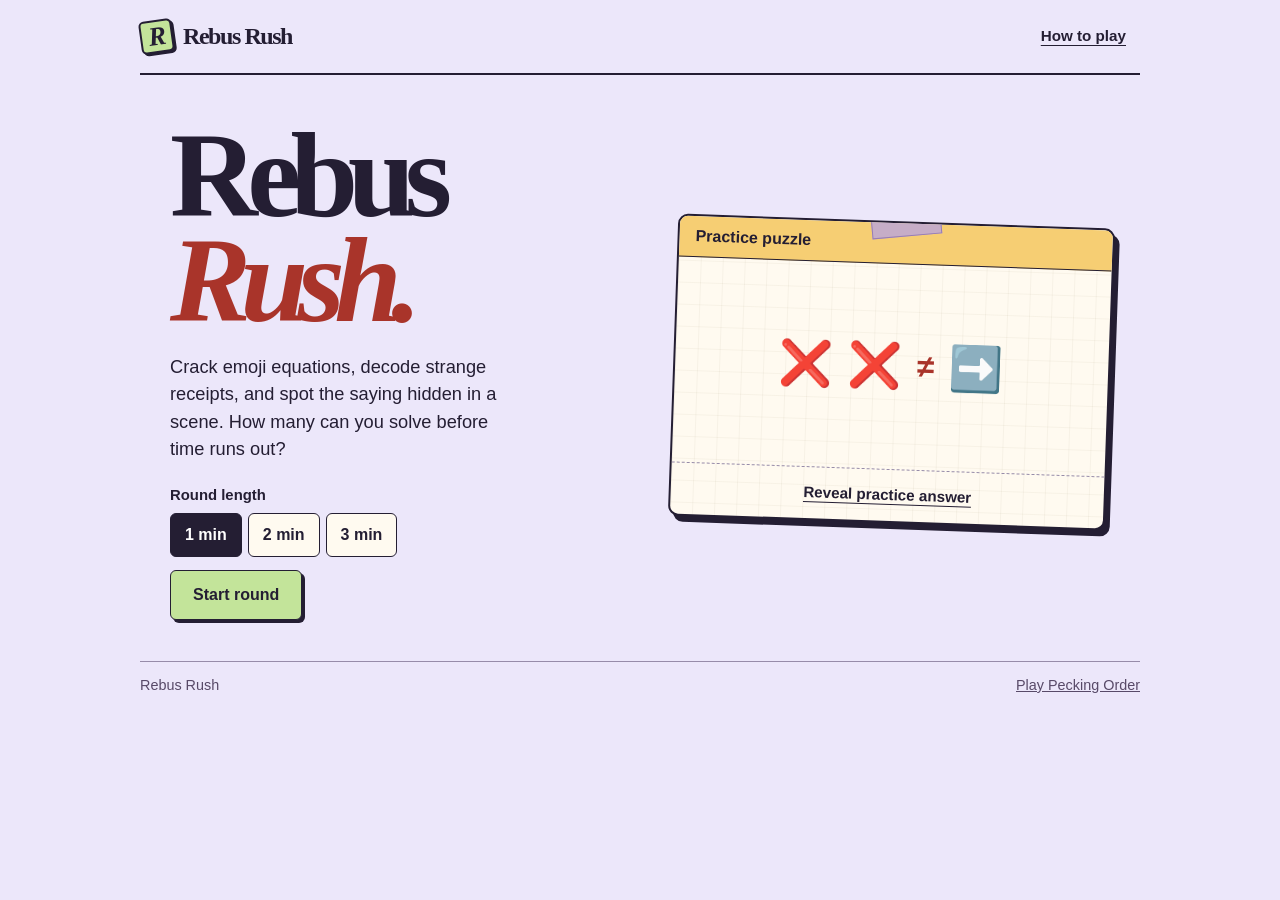
<file: rebus-rush/index.html>
<!doctype html>
<html lang="en"><head><meta charset="utf-8"><meta name="viewport" content="width=device-width,initial-scale=1"><meta name="theme-color" content="#e9e4fa"><title>Rebus Rush · Visual word puzzles</title><meta name="description" content="Race the clock to solve picture-word puzzles. Play for one, two, or three minutes and challenge a friend.">
<style>
:root{--ink:#241e33;--bg:#ece7fa;--paper:#fffaf0;--hot:#a9342a;--mint:#c3e49a;--lav:#c9b6f3;--rule:#978ca9;--sans:'DM Sans',Arial,sans-serif;--serif:'DM Serif Text',Georgia,serif}*{box-sizing:border-box}body{margin:0;background:var(--bg);color:var(--ink);font:1rem/1.5 var(--sans)}button,input,summary{font:inherit;color:inherit}button,summary{cursor:pointer}button{border:1.5px solid var(--ink);border-radius:6px;background:var(--paper);padding:9px 14px;font-weight:700}button:hover{background:#f6eacb}button:focus-visible,input:focus-visible,summary:focus-visible{outline:3px solid #6c419f;outline-offset:3px}button:disabled{opacity:.5;cursor:default}p{margin:0 0 1em}[hidden]{display:none!important}.wrap{width:min(100% - 44px,1000px);margin:auto}header{height:75px;display:flex;align-items:center;justify-content:space-between;border-bottom:2px solid var(--ink)}.brand{display:flex;align-items:center;gap:10px;font:bold 1.5rem var(--serif);letter-spacing:-.06em}.brandmark{background:var(--mint);border:2px solid var(--ink);width:33px;height:33px;display:grid;place-items:center;font:bold italic 1.65rem/.9 var(--serif);transform:rotate(-8deg);box-shadow:2px 2px var(--ink);border-radius:5px}.help,.plain{border:0;background:none;text-decoration:underline;text-underline-offset:4px;font-size:.95rem}.help:hover,.plain:hover{background:transparent;color:var(--hot)}.hero{display:grid;grid-template-columns:1fr 1fr;gap:7%;align-items:center;min-height:480px;padding:48px 3% 41px}.hero h1,.results h1{font:bold clamp(5rem,9.8vw,7.6rem)/.86 var(--serif);letter-spacing:-.087em;margin:0 0 21px}.hero h1 em,.results h1 em{color:var(--hot);padding-right:.08em}.hero p{font-size:1.14rem;max-width:350px;margin-bottom:21px}.durlabel{display:block;font-size:.93rem;font-weight:700;margin-bottom:7px}.dur{display:flex;gap:6px;margin:0 0 13px}.dur button[aria-pressed=true]{background:var(--ink);color:white}.play,.check{background:var(--mint);box-shadow:3px 3px var(--ink);padding:12px 22px}.play:hover,.check:hover{background:#acd777}.practice{position:relative;transform:rotate(2deg)}.sheet{border:2px solid var(--ink);border-radius:10px;box-shadow:5px 6px var(--ink);background-color:var(--paper);background-image:linear-gradient(#92836112 1px,transparent 1px),linear-gradient(90deg,#92836112 1px,transparent 1px);background-size:22px 22px;overflow:hidden}.caption{border-bottom:1.5px solid var(--ink);background:#f6ce73;padding:8px 16px;font-weight:700;display:flex;align-items:center;justify-content:space-between;gap:8px}.practice:before{content:'';position:absolute;top:-15px;left:44%;width:68px;height:26px;background:#baa6dfc9;border:1px solid #977db5;transform:rotate(-7deg);z-index:2}.paperfoot{border-top:1px dashed var(--rule);padding:10px 16px;min-height:50px;display:flex;align-items:center;justify-content:center}.paperfoot button{padding:4px}.paperfoot p{font-size:1rem;margin:0;text-align:center}.practice .art{min-height:205px}.art{display:flex;align-items:center;justify-content:center;min-height:205px;padding:20px 12px;overflow:hidden;font-family:'Archivo Black','Arial Black',Arial,sans-serif;font-weight:900;line-height:1.12;letter-spacing:.015em;font-size:clamp(1.6rem,4.4vw,3rem);text-align:center}.stack{display:grid;place-items:center;gap:.25em}.stack.lined span:first-child{padding-bottom:.14em;border-bottom:3px solid}.seq{display:flex;align-items:center;justify-content:center;gap:.36em;flex-wrap:wrap}.chip,.inside{display:inline-grid;place-items:center;border:3px solid;border-radius:4px;padding:.22em .4em}.inside{min-width:3em;min-height:1.7em}.square{width:1.65em;height:1.65em;padding:.1em}.break{display:flex;align-items:center;justify-content:center;gap:1.1em}.break span:last-child{transform:translateY(.22em) rotate(8deg)}.split{display:flex;gap:.24em;align-items:center}.split small{font-size:.56em;color:var(--hot);border-bottom:2px dotted}.borderlabel{border:3px solid;padding:.53em 1em .6em;position:relative;border-radius:6px}.borderlabel small{display:block;font:700 .32em/1 var(--sans);letter-spacing:.1em;margin-bottom:1em}.tilt{display:block;transform:rotate(-22deg)}.smallword{font-size:.43em}.bigword{font-size:1.65em}.stretch{display:block;transform:scaleX(1.65)}.tall{display:block;transform:scaleY(2)}.dots{font-size:.75em;letter-spacing:.04em}.needle{font-size:.8em;line-height:1.3;letter-spacing:.07em}.needle b,.digit{color:var(--hot)}.ring{display:grid;grid-template-columns:repeat(3,1fr);gap:.3em;align-items:center;font-size:.6em}.ring span:first-child,.ring span:last-child{grid-column:1/-1}.ring i{width:1.8em;height:1.8em;border:2px dashed #78688a;border-radius:50%}.pan{border:4px solid;border-radius:15px 15px 45px 45px;padding:.35em;position:relative;margin-right:1.2em}.pan:after{position:absolute;content:'';width:1.15em;height:.14em;background:var(--ink);right:-1.1em;top:.32em;transform:rotate(-12deg)}.pod{border:3px solid;border-radius:75% 15% 75% 15%;padding:.35em 1em;display:flex;gap:.45em}.wordbox{display:inline-block;border:3px solid;width:2.4em;height:1.65em}.readlines{padding:.14em .5em;border-block:4px solid}.fork{font-family:Apple Color Emoji,Segoe UI Emoji,sans-serif}.formrow,.actions,.statusrow,.scorebar{display:flex;gap:10px;align-items:center}.arena,.results{max-width:690px;margin:29px auto 44px}.scorebar{justify-content:space-between;font-weight:700;margin:0 0 13px}.timer{border:1.5px solid var(--ink);border-radius:25px;background:var(--paper);padding:4px 13px;font-variant-numeric:tabular-nums}.timer.low{background:#ffcebc;color:#7f211e}.formrow{margin-top:19px}.formrow input,.shareinput{font-size:1.05rem;background:#fffdf7;border:1.5px solid var(--ink);border-radius:6px;padding:12px;width:100%;min-width:0}.formrow label{flex:1}.check{white-space:nowrap}.statusrow{justify-content:space-between;align-items:baseline;margin:12px 0}.statusrow button{white-space:nowrap}.answerlabel{display:block;font-weight:700;font-size:.96rem;margin:20px 0 -14px}.msg{font-size:.98rem;font-weight:650}.msg.bad{color:#963126}.minor{font-size:.95rem;color:#544861}.end{display:block;margin:14px 0 0 auto}.results h1{font-size:clamp(3.2rem,7vw,5rem)}.score{font:bold 2.8rem/1.1 var(--serif);letter-spacing:-.04em;margin:10px 0}.resultcard{margin:18px 0;padding:18px 20px;background:var(--paper);border:1.5px solid var(--ink);border-radius:8px}.resultcard h2{margin:0 0 7px;font: bold 1.5rem var(--serif)}.resultcard p{margin:5px 0}.shareinput{margin:8px 0}.review{border-bottom:1px solid var(--rule);padding:12px 0}.review summary{font-weight:700}.review .art{background:var(--paper);min-height:122px;font-size:1.7rem;margin:10px 0 7px;border-radius:6px}.review p{margin:0}.review small{font-weight:500;color:#60546e}.actions{flex-wrap:wrap}.alert{background:#ffdeae;padding:10px;border-radius:5px}.sr{position:absolute;width:1px;height:1px;overflow:hidden;clip-path:inset(50%)}dialog{border:2px solid var(--ink);color:var(--ink);background:var(--paper);border-radius:9px;box-shadow:4px 5px var(--ink);padding:23px;max-width:min(430px,90vw)}dialog h2{font:bold 1.8rem var(--serif);margin:0 0 9px}dialog::backdrop{background:#21172e65}footer{border-top:1px solid var(--rule);display:flex;align-items:center;justify-content:space-between;gap:12px;padding:13px 0;color:#584a68;font-size:.9rem}footer a{color:inherit}h1:focus{outline:0}
@media(max-width:650px){.wrap{width:calc(100% - 32px)}header{height:61px}.hero{padding:28px 0 28px;gap:25px;grid-template-columns:1fr}.hero h1{font-size:4.4rem;margin:0 0 12px}.hero h1 br{display:none}.hero h1 em{margin-left:.04em}.hero p{max-width:none;font-size:1.03rem;margin-bottom:13px}.practice{width:min(100% - 18px,410px);margin:8px auto 0;transform:rotate(1deg)}.practice .art{min-height:120px}.arena{margin-top:20px}.art{min-height:185px}.statusrow{gap:6px}.hero .play{min-width:165px}.formrow .check{padding-inline:14px}.sheet{box-shadow:3px 4px var(--ink)}.help{padding-right:0}}

.art>div{max-width:100%;width:100%}.art .equation,.art .frames,.art .layers,.art .ticket,.art .surround,.art .hanging,.art .clouds,.art .berg,.art .pavers,.art .icecase{margin-inline:auto}
.art .stack,.art .seq,.art .break,.art .split{width:fit-content;margin-inline:auto}
.equation,.frames,.clouds{display:flex;align-items:center;justify-content:center;gap:clamp(4px,1.4vw,14px)}.equation{flex-wrap:wrap}.unit,.frames>div,.layers,.berg{display:grid;justify-items:center;gap:6px}.unit b,.frames b{font-size:.91em}.art .operator{color:var(--hot);font-size:.65em}.art small,.art i{font:700 clamp(.82rem,2vw,.98rem)/1.3 var(--sans);letter-spacing:.02em}.unit i,.frames i{display:block;margin-top:5px}.unit i{font-size:1em;margin-top:0}.frames>div{border:1.5px solid var(--ink);border-radius:6px;background:#fffdf6;min-width:0;padding:9px clamp(4px,1.7vw,15px)}.frames small,.ticket strong{color:var(--hot)}.frames b{font-size:clamp(1.08rem,3.9vw,2.45rem)}.ticket{font:500 1rem/1.4 'Courier Prime',ui-monospace,monospace;letter-spacing:0;text-align:left;background:#fffdf6;border:1px dashed #81768c;box-shadow:2px 3px #d1c9bf;padding:12px 15px;width:min(100%,300px)}.ticket strong{display:block;text-align:center;border-bottom:1px dashed;padding-bottom:6px;margin-bottom:8px;font-weight:800}.ticket>div{display:flex;justify-content:space-between;gap:12px;margin:4px 0}.ticket b{text-align:right}.layers{gap:15px}.week{display:flex;gap:3px;justify-content:center}.week span{display:grid;border:1px solid var(--rule);border-radius:3px;padding:5px 2px;font-size:.63em;background:white}.week small{font-size:.75rem}.surround{display:grid;grid-template-columns:repeat(3,1.2em);width:fit-content;align-items:center;justify-items:center}.surround span:first-child,.surround span:last-child{grid-column:1/-1}.berg .waterline{color:#205d78;letter-spacing:.1em;border-bottom:2px solid;background:#cce8e9;font-size:.7em;width:6em}.clouds span{display:grid;justify-items:center;font-size:1.45em}.clouds i{color:#444651;background:#d8d9da;border-radius:0 0 50% 50%;width:95%;padding:1px}.hanging{padding-top:38px;border-top:4px solid;width:fit-content;position:relative}.hanging:before,.hanging:after{content:'';position:absolute;border-left:2px solid;top:0;height:38px}.hanging:before{left:12%}.hanging:after{right:12%}.hanging span{display:block;border:2px solid;border-radius:4px;padding:.16em .32em;background:#e2dbf4}.wideword{letter-spacing:.5em;padding-left:.5em}.horizon{border-top:2px solid #567857;color:#486348;font-size:.58em;margin-top:9px;padding:3px 14px}.pavers{display:grid;gap:3px;justify-items:center}.pavers span{font:700 .95rem/1.3 var(--sans);border:1px solid #887b74;background:#e5d8c7;padding:5px 11px}.pavers span:nth-child(3){min-width:8em}.pavers span:nth-child(4){min-width:11em}.pavers b{font-size:.6em}.icecase{display:grid;width:fit-content;border:3px double #51849b;background:#deeff1;border-radius:12px;padding:.25em .55em}.review .art{padding:15px}.paperfoot strong{display:block}
</style></head><body>
<header class="wrap"><div class="brand"><span class="brandmark" aria-hidden="true">R</span>Rebus Rush</div><button id="help" class="help">How to play</button></header>
<main class="wrap" id="main"></main>
<footer class="wrap"><span>Rebus Rush</span><a href="../pecking-order/">Play Pecking Order</a></footer>
<dialog id="rules"><h2>How to play</h2><p>An emoji can stand for a thing, its sound, or the letters in its name. Read the whole scene: an equation, a price, or a change from one picture to the next can complete the clue.</p><p>Type your guess and press Enter. Each solve earns one point. You can try again or pass and return to that puzzle later. The clock keeps running.</p><button id="gotit">Got it</button></dialog>
<script>
'use strict';
const D=document, main=D.getElementById('main'), el=id=>D.getElementById(id);
const stack=(...w)=>'<div class="stack">'+w.map(x=>'<span>'+x+'</span>').join('')+'</div>';
const seq=(...w)=>'<div class="seq">'+w.map(x=>'<span>'+x+'</span>').join('')+'</div>';
const broken=(a,b)=>'<div class="break"><span>'+a+'</span><span>'+b+'</span></div>';
const inset=(a,x,b)=>'<div class="split"><span>'+a+'</span><small>'+x+'</small><span>'+b+'</span></div>';
const room=(name,word)=>'<div class="borderlabel"><small>'+name+'</small>'+word+'</div>';
const styled=(c,w)=>'<span class="'+c+'">'+w+'</span>';
const box=w=>styled('inside',w);
const puzzles=[];
function puzzle(id,answer,art,description,explanation,aliases=[]){puzzles.push({id,answer,art,description,explanation,aliases});}
// Each ID is permanent because challenge links refer to it.
puzzle('board','Man overboard',stack('MAN','BOARD'),'MAN sits directly above BOARD.','MAN is over BOARD.',['man over board']);
puzzle('mind','Mind over matter',stack('MIND','MATTER'),'MIND sits above MATTER.','Read the words with their position: MIND over MATTER.');
puzzle('bridge','Water under the bridge',stack('BRIDGE','WATER'),'BRIDGE sits above WATER.','The WATER is under the BRIDGE.',['water under a bridge']);
puzzle('weather','Under the weather',stack('WEATHER','ME'),'WEATHER sits over ME.','The speaker is under the word WEATHER.',['I am under the weather','feeling under the weather',"I’m under the weather"]);
puzzle('stand','I understand',stack('STAND','I'),'The letter I sits below STAND.','Read from the bottom: I, under STAND.',['understand']);
puzzle('lines','Read between the lines',styled('readlines','READ'),'READ sits between two horizontal lines.','The word READ is literally between the lines.',['reading between the lines']);
puzzle('belt','Hit below the belt',stack('BELT','HIT'),'HIT is below BELT.','The HIT has landed below the BELT.',['hitting below the belt','below the belt']);
puzzle('side','Side by side',seq('SIDE','SIDE'),'Two identical copies of SIDE sit next to each other.','One SIDE is right by the other SIDE.');
puzzle('repeat','Repeat after me',seq('ME','REPEAT'),'From left to right: ME, then REPEAT.','REPEAT comes after ME.');
puzzle('just','Just between you and me',seq('YOU','JUST','ME'),'A row reads YOU, JUST, ME.','JUST is between YOU and ME.',['just between me and you','between you and me']);
puzzle('glance','A backward glance','ECNALG','The letters E C N A L G appear in a row.','Read GLANCE backward.',['backwards glance','a backwards glance','glance backwards','glance back']);
puzzle('story','Backstory','YROTS','The letters Y R O T S appear in a row.','STORY is written back to front.',['backward story','backwards story','story backwards']);
puzzle('step','A step back','PETS','The letters P E T S appear in a row.','Turn the letters around and PETS becomes STEP.',['backstep','step backwards','take a step back','step backward','backwards step','backward step']);
puzzle('decision','Split decision',broken('DECI','SION'),'DECI and SION are separated and tilted apart.','The word DECISION has been split in two.',['a divided decision','broken decision']);
puzzle('promise','Broken promise',broken('PRO','MISE'),'PRO and MISE are separated, with one piece tilted.','The two pieces used to make one PROMISE.',['break a promise','breaking a promise','split promise']);
puzzle('heart','Broken heart',broken('HE','ART'),'HE and ART are separated, with one piece tilted.','The word HEART is broken.',['heartbreak','a broken heart','breaking heart']);
puzzle('road','A fork in the road',inset('RO','<span class="fork">🍴</span>','AD'),'A fork and knife appear between RO and AD.','A fork sits inside the word ROAD.',['fork in a road']);
puzzle('outside','Think outside the box',seq(styled('wordbox',''),'THINK'),'An empty square sits beside the word THINK.','THINK is outside the box.',['thinking outside the box','think outside of the box','thinking outside of the box']);
puzzle('jack','Jack in the box',box('JACK'),'JACK is inside a rectangular box.','Put JACK in a box and you have the spring-loaded toy.',['jack in a box','jack in box']);
puzzle('elephant','Elephant in the room',room('ROOM','ELEPHANT'),'A rectangle labeled ROOM encloses ELEPHANT.','The ELEPHANT is in the ROOM.',['elephant in a room']);
puzzle('bull','Bull in a china shop',room('CHINA SHOP','BULL'),'A box labeled CHINA SHOP contains BULL.','The BULL has found its way into the CHINA SHOP.',['bull in the china shop','like a bull in a china shop']);
puzzle('million','One in a million',inset('MILL','1','ION'),'The numeral 1 sits between MILL and ION.','There is a single 1 inside MILLION.',['1 in a million','one in one million']);
puzzle('trouble','Trouble in paradise',inset('PARA','TROUBLE','DISE'),'TROUBLE sits inside PARADISE, between PARA and DISE.','Something has put TROUBLE right in the middle of PARADISE.');
puzzle('foot','One foot in the grave',inset('GR','FOOT','AVE'),'FOOT sits between GR and AVE.','One FOOT is already in GRAVE.',['a foot in the grave','foot in the grave','one foot in a grave']);
puzzle('instance','For instance',inset('ST','4','ANCE'),'The digit 4 splits STANCE into ST and ANCE.','Say “four in stance” aloud.',['four in stance']);
puzzle('sand','Sandbox',box('SAND'),'SAND is enclosed in a rectangular box.','It is a box of SAND.',['box of sand','sand in a box','sand in the box']);
puzzle('eggs','Scrambled eggs','GEGS','The letters G E G S appear in that order.','Unscramble GEGS to get EGGS.',['mixed eggs']);
puzzle('order','Out of order','ODRER','The letters O D R E R appear in that order.','They spell ORDER with the letters out of order.',['order out of order','mixed up order']);
puzzle('safety','Safety in numbers',stack('3　8　4','7　SAFETY　2','6　1　9'),'SAFETY is surrounded by digits.','Look for SAFETY among the numbers.');
puzzle('pod','Two peas in a pod','<div class="pod"><span>P</span><span>P</span></div>','A pod-shaped outline holds two letter Ps.','Both Ps (peas) share one pod.',['2 peas in a pod','like two peas in a pod','peas in a pod']);
puzzle('pan','A flash in the pan',styled('pan','FLASH'),'The word FLASH sits inside a drawing of a pan.','There is a FLASH in the pan.',['flash in a pan']);
puzzle('small','Small talk',styled('smallword','TALK'),'TALK is printed in unusually small type.','Even the word TALK is small.',['little talk']);
puzzle('big','Big deal',styled('bigword','DEAL'),'DEAL nearly fills the card in oversized letters.','That is a particularly big DEAL.',['huge deal']);
puzzle('tall','Tall tale',styled('tall','TALE'),'The letters of TALE are stretched vertically.','The TALE is unusually tall.');
puzzle('shot','Long shot',styled('stretch','SHOT'),'SHOT is stretched horizontally.','Stretching SHOT makes it a long one.');
puzzle('battle','An uphill battle',styled('tilt','BATTLE'),'BATTLE tilts upward from left to right.','BATTLE is going uphill.',['uphill struggle']);
puzzle('time','Time after time',seq('TIME','TIME'),'TIME appears twice in a row.','The second TIME comes after the first.',['time and time again','double time','time again']);
puzzle('eye','Eye to eye',seq('EYE','2','EYE'),'A digit 2 sits between two copies of EYE.','Say each part aloud: EYE, two, EYE.',['see eye to eye','seeing eye to eye','eye 2 eye']);
puzzle('forgive','Forgive and forget',stack('GIVE　GIVE','GIVE　GIVE','＋','GET　GET','GET　GET'),'Four copies of GIVE, a plus sign, then four copies of GET.','Four GIVE and four GET sound like “forgive and forget.”');
puzzle('history','History repeats itself',stack('HISTORY','HISTORY','HISTORY'),'HISTORY appears on three successive lines.','HISTORY keeps repeating itself.',['history repeating itself','history repeated','history repeats']);
puzzle('needle','A needle in a haystack','<div class="needle">HAY<br>HAY HAY<br>HAY <b>NEEDLE</b> HAY<br>HAY HAY HAY HAY</div>','Copies of HAY form a stack with one NEEDLE tucked into it.','Find the single NEEDLE in the stack of HAY.',['needle in the haystack']);
puzzle('friends','Circle of friends','<div class="ring"><span>FRIEND</span><span>FRIEND</span><i></i><span>FRIEND</span><span>FRIEND</span></div>','Four copies of FRIEND circle an empty center.','The FRIENDs form a circle.',['friend circle','circle of friendship']);
puzzle('square','Back to square one',seq('BACK','2',styled('inside square','1')),'BACK, the digit 2, and a square containing the digit 1.','Say it aloud: BACK, two, square one.',['back to square 1','back 2 square 1']);
puzzle('corner','Around the corner','<div style="display:grid;grid-template-columns:repeat(4,.84em);text-align:center"><span>A</span><span>R</span><span>O</span><span>U</span><span style="grid-column:4">N</span><span style="grid-column:4">D</span></div>','The letters of AROUND turn a right-angle corner after the U.','You have to read around the corner to finish the word.',['round the corner','around a corner']);
puzzle('cross','Crossroads','<div style="display:grid;grid-template-columns:repeat(5,.8em);line-height:1"><span style="grid-column:3">R</span><span style="grid-column:3">O</span><span>R</span><span>O</span><span>A</span><span>D</span><span>S</span><span style="grid-column:3">D</span><span style="grid-column:3">S</span></div>','Two copies of ROADS cross at their shared letter A.','One ROADS crosses the other.',['roads crossing','crossing roads','at a crossroads']);
puzzle('fall','Falling asleep','<div style="display:flex">'+[...'ASLEEP'].map((c,i)=>'<span style="transform:translateY('+((i-2.5)*.28)+'em)">'+c+'</span>').join('')+'</div>','Each letter of ASLEEP falls lower than the previous one.','ASLEEP is falling down the card.',['fall asleep']);
puzzle('snow','Snowed in',inset('SN','IN','OW'),'IN is tucked between SN and OW.','IN is surrounded by SNOW.',['in the snow','in snow']);
puzzle('travel','Travel in style',inset('ST','TRAVEL','YLE'),'TRAVEL is inserted between ST and YLE.','TRAVEL sits inside STYLE.',['traveling in style','travelling in style']);
puzzle('feet','Six feet under',stack('GROUND','FEET　FEET　FEET','FEET　FEET　FEET'),'Six copies of FEET sit beneath GROUND.','Count the six FEET under GROUND.',['6 feet under','six feet underground']);
puzzle('legal','Above the law',stack('ME','——','LAW'),'ME sits above a line with LAW below it.','The speaker has put themself above the LAW.',['I am above the law',"I’m above the law"]);
puzzle('once','Once upon a time',stack('ONCE','A TIME'),'ONCE sits directly on top of A TIME.','Read ONCE, up on A TIME.');
puzzle('sentence','Incomplete sentence','SENTENC…','The word shown is S E N T E N C followed by an ellipsis.','SENTENCE is missing its final letter.',['unfinished sentence','an unfinished sentence']);
puzzle('cycle','Tricycle',stack('CYCLE','CYCLE','CYCLE'),'CYCLE appears three times.','Three CYCLEs suggest the prefix tri-.',['tri cycle']);
puzzle('veil','A blessing in disguise','<div class="borderlabel"><small>DISGUISE</small>BLESSING</div>','BLESSING appears inside an outline labeled DISGUISE.','The BLESSING is in DISGUISE.',['blessing in a disguise']);
// Legacy IDs above remain playable in saved games and old invitations.
const newPuzzles=[];
function rebus(id,family,kind,answer,art,description,explanation,aliases=[]){
 const p={id,family,kind,answer,art,description,explanation,aliases};
 puzzles.push(p);newPuzzles.push(p);
}
const mark=(icon,caption='')=>'<div class="unit"><b>'+icon+'</b>'+(caption?'<small>'+caption+'</small>':'')+'</div>';
const equation=(...parts)=>'<div class="equation">'+parts.join('')+'</div>';
const op=x=>'<span class="operator">'+x+'</span>';
const ticket=(title,rows)=>'<div class="ticket"><strong>'+title+'</strong>'+rows.map(([l,r])=>'<div><span>'+l+'</span><b>'+r+'</b></div>').join('')+'</div>';
const frames=(...parts)=>'<div class="frames">'+parts.map(([tag,body])=>'<div><small>'+tag+'</small><b>'+body+'</b></div>').join('')+'</div>';
const layer=(...parts)=>'<div class="layers">'+parts.map(s=>'<div>'+s+'</div>').join('')+'</div>';
const saying='Saying',titleClue='Title',phrase='Phrase';

rebus('invoice','paper',saying,'A day late and a dollar short',ticket('PAYMENT RECEIPT',[['Due Monday','$20.00'],['Paid Tuesday','$19.00']]),'Receipt: twenty dollars due Monday. Nineteen dollars paid on Tuesday.','Tuesday misses Monday by one day. The payment misses the amount due by one dollar.',['one day late and one dollar short','a dollar short and a day late','day late dollar short']);
rebus('loan','paper',phrase,'Living on borrowed time',ticket('LIBRARY LOAN',[['Item on loan','⏳'],['Checked out to','ME'],['Renewals left','0']]),'Library slip: the item is an hourglass, checked out to ME, with no renewals left.','The hourglass stands for time. The library owns it, and the borrower has only a little left.',['on borrowed time','borrowed time','living off borrowed time']);
rebus('cover','paper',saying,"Don’t judge a book by its cover",ticket('BOOK REVIEW',[['Jacket artwork','★★★★★'],['Pages read','0'],['Final verdict','★★★★★']]),'A book reviewer gives five stars to the jacket and five stars overall after reading zero pages.','The reviewer has judged the entire book solely by its cover. What advice would you give them?',["never judge a book by its cover","you can’t judge a book by its cover","judging a book by its cover","judge a book by its cover"]);
rebus('shell','paper',phrase,'A wolf in sheep’s clothing',ticket('GARMENT LABEL',[['Outer fleece','🐑 100%'],['Inside','🐺 100%']]),'A garment label shows a sheep for the outer fleece and a wolf for what is inside.','The label gives away the disguise. The fleece belongs to a sheep, but its wearer is a wolf.',['wolf in sheeps clothes','wolf in sheep clothing','wolf in sheepskin']);
rebus('delivery','paper',titleClue,'Back to the Future',ticket('RETURN SHIPMENT',[['Dispatch date','TODAY'],['Return address','TOMORROW'],['Service','↩ RETURN']]),'A return shipment dispatched TODAY lists TOMORROW as its return address.','The parcel is going back to its return address. From today, that address lies in the future.');
rebus('penny','paper',phrase,'A penny for your thoughts',ticket('BILL OF SALE',[['Seller','YOU'],['Item','💭 💭'],['Total paid','1¢']]),'Bill of sale: YOU sold a pair of thought bubbles for one cent total.','The buyer has paid a penny for the thoughts that belonged to you.',['penny for your thought','one penny for your thoughts']);

rebus('stable','sequence',saying,'Closing the stable door after the horse has bolted',frames(['8:59','🐎 💨'],['9:00','🔒 🚪']),'At 8:59 a horse gallops away. At 9:00 someone puts a lock on a door.','The lock would have helped a minute earlier. By the time the door is secured, the horse is gone.',['shutting the stable door after the horse has bolted','locking the stable door after the horse has bolted','closing the barn door after the horse is gone','shutting the barn door after the horse has bolted','locking the barn door after the horse is gone','close the barn door after the horse has bolted','shut the stable door after the horse has bolted','close the barn door after the horse has left','closing the barn door after the horse has left']);
rebus('pot','sequence',saying,'A watched pot never boils',frames(['6:00','👀 🍲<i>99 °C</i>'],['6:15','👀 🍲<i>99 °C</i>'],['6:30','👀 🍲<i>99 °C</i>']),'At six, six fifteen and six thirty, eyes watch a pot. It reads ninety-nine degrees Celsius every time.','Half an hour passes with eyes on the pot. It stays one degree shy of boiling.',['watched kettle never boils','a watched pot will never boil']);
rebus('shellcount','sequence',saying,"Don’t count your chickens before they hatch",frames(['Inventory at dawn','🥚🥚🥚'],['Dawn forecast','🐔 × 3']),'Inventory at dawn shows three intact eggs. A forecast issued at the same time already claims three chickens.','The inventory clerk has counted three chickens while all three eggs are still intact.',["don’t count your chickens before they’re hatched","don’t count chickens before they hatch","counting your chickens before they hatch","count your chickens before they hatch","never count your chickens before they hatch","don't count your chickens before they have hatched"]);
rebus('charm','sequence',saying,'Third time’s the charm',frames(['Attempt I','✗'],['Attempt II','✗'],['Attempt III','🍀']),'Attempt one and attempt two each have an X. Attempt three has a four-leaf clover.','After two failures, the third attempt turns up a lucky charm.',['third time lucky','third time is the charm','third times a charm','the third time is a charm']);
rebus('doctor','sequence',saying,'An apple a day keeps the doctor away',layer('<div class="week">'+['M','T','W','T','F','S','S'].map(d=>'<span><small>'+d+'</small>🍎</span>').join('')+'</div>','<small>Weekly house calls &nbsp; 🩺 × 0</small>'),'A seven-day calendar shows one apple every day. The weekly total of doctor’s house calls is zero.','Read the calendar as a prescription: one apple each day, and no visit from the doctor.',['apple a day keeps doctors away','one apple a day keeps the doctor away']);
rebus('hindsight','sequence',phrase,'Hindsight is 20/20',ticket('EYE EXAM',[['Looking ahead','? / ?'],['Looking back','20 / 20']]),'Eye exam: vision looking ahead is unknown. Vision looking back is twenty over twenty.','The perfect eye-test score applies only when looking back at what happened.',['20/20 hindsight','perfect hindsight','hindsight is always 20/20','hindsight is twenty twenty','twenty twenty hindsight']);

rebus('astro','nest',titleClue,'One Flew Over the Cuckoo’s Nest',layer('<span class="wing">1 🪽</span>','<span>🪺</span>','<small>Owner: the bird in the clock</small>'),'A winged numeral one flies above a nest. Its owner is identified as the bird in a clock.','The winged 1 supplies “one flew.” It passes over a nest, and the bird associated with a clock is the cuckoo.',['one flew over cuckoos nest','1 flew over the cuckoos nest']);
rebus('birds','nest',saying,'A bird in the hand is worth two in the bush',equation(mark('🐦<i>🫴</i>'),op('='),mark('🌿🐦🐦🌿')),'A single bird sits on an open hand. An equals sign connects it to two birds among leaves.','Treat the equals sign as a valuation. The single bird you hold is worth both birds still in the bush.',['bird in hand is worth two in the bush','a bird in the hand is worth two in a bush','one bird in the hand is worth two in the bush','bird in the hand two in the bush']);
rebus('bush','nest',phrase,'Beating around the bush','<div class="surround"><span>🥁</span><span>🥁</span><b>🌿</b><span>🥁</span><span>🥁</span></div>','A leafy bush is surrounded on all four sides by drums.','The center tells you where. The surrounding drums supply the beating.',['beat around the bush','beat about the bush','beating about the bush']);
rebus('tip','nest',phrase,'The tip of the iceberg','<div class="berg"><b>I</b><div class="waterline">≈ ≈ ≈ ≈ ≈ ≈</div><b>C E</b><b>B E R G</b></div>','Read downward: I, a wavy waterline, then C E, then B E R G in a widening triangle.','All the letters together spell ICEBERG. From above the water, only its tip is visible.',['just the tip of the iceberg','only the tip of the iceberg','tip of an iceberg']);
rebus('silver','nest',saying,'Every cloud has a silver lining','<div class="clouds">'+['☁️','🌧️','⛈️'].map(c=>'<span>'+c+'<i>Ag</i></span>').join('')+'</div>','Three different clouds each have Ag printed along their lower edge.','Ag is the chemical symbol for silver. Check the lining on each cloud, even the stormy one.',['every cloud has its silver lining','there is a silver lining in every cloud','a silver lining','silver lining']);
rebus('suspense','nest',phrase,'Suspension of disbelief','<div class="hanging"><span>DIS · 🐝 · 🍃</span></div>','Hanging by two strings is a sign reading DIS, a bee, and a leaf.','Say the sign aloud: dis-bee-leaf. The disbelief itself is suspended.',['suspended disbelief','suspend disbelief','suspending disbelief','suspend your disbelief','suspending your disbelief']);

rebus('shakespeare','sound',phrase,'To be or not to be',equation(mark('2🐝'),op('OR'),mark('🚫 2🐝')),'Two followed by a bee, the word OR, then a prohibition sign followed by two and another bee.','Two and bee sound like “to be.” The prohibition negates the second half.',['to be or not to be that is the question','2b or not 2b']);
rebus('pi','sound',titleClue,'Life of Pi',ticket('BIOGRAPHY',[['Birth','π'],['Childhood','π'],['Later years','π']]),'A biography follows the Greek symbol pi through birth, childhood and later years.','A biography is a life story. This one belongs to pi.',['the life of pi','life of pie']);
rebus('stitch','sound',saying,'A stitch in time saves nine',equation(mark('TI🪡ME'),op('→'),mark('🛟 9')),'A needle and thread interrupt the word TIME. An arrow leads to a life ring beside the number nine.','The needle puts a stitch in TIME. Read the life ring as “saves” and finish with nine.',['a stitch in time saves 9','one stitch in time saves nine']);
rebus('longsea','sound',saying,'Long time no see',layer('<span class="wideword">TIME</span>','<small>A　B　＿　D　E</small>'),'TIME is stretched sideways. Below it the alphabet begins A, B, a blank, D, E.','The long word gives “long time.” The alphabet has no C, which sounds like “no see.”',['long time no c']);
rebus('roses','sound',saying,'A rose by any other name would smell as sweet',frames(['Name: Ada','🌹<i>Scent: 10/10</i>'],['Name: Zoe','🌹<i>Scent: 10/10</i>']),'Two identical roses are named Ada and Zoe. Both get ten out of ten for fragrance.','Changing the name on the label has no effect on the rose’s sweetness of scent.',['a rose by any other name','a rose by any other name smells as sweet','a rose by any other name would still smell as sweet','a rose by any other name is still a rose']);
rebus('rainpie','sound',phrase,'Pie in the sky',layer('☁️　π　☁️','<div class="horizon">⌂　♧　⌂　♧　⌂</div>'),'A pi symbol floats between two clouds, far above a row of houses and trees.','Read π aloud as “pie,” then say where you see it.',['pie in sky']);

rebus('woof','deduction',phrase,'Barking up the wrong tree',frames(['Tree A','🌳<i>🐕 WOOF ↑</i>'],['Tree B','🐈<i>🌳</i>']),'Under tree A, a dog barks upward. The cat is perched in tree B.','The dog has the right idea and the wrong tree.',['bark up the wrong tree','barking up a wrong tree']);
rebus('rest','deduction',saying,'No rest for the wicked',frames(['😇','♩ 𝄽 ♩'],['😈','♩ ♩ ♩']),'The angel’s music has a note, a quarter rest and another note. The devil’s music has three uninterrupted notes.','The angel’s score allows a musical rest. The wicked player has to keep going.',['no rest for wicked','there is no rest for the wicked',"there’s no rest for the wicked"]);
rebus('proximity','deduction',saying,'Keep your friends close and your enemies closer',ticket('DISTANCE FROM YOU',[['Nearest friend','2 steps'],['Nearest enemy','1 step']]),'Distance from you: the nearest friend is two steps away. The nearest enemy is one step away.','Both are close, but the enemy is closer. Turn those distances into the familiar advice.',['keep your friends close but your enemies closer','keep friends close and enemies closer','keep your friends close and enemies closer','friends close enemies closer']);
rebus('broth','deduction',saying,'Too many cooks spoil the broth',frames(['Kitchen A','🧑‍🍳<i>🍲 ★★★★★</i>'],['Kitchen B','🧑‍🍳 × 8<i>🍲 ☆☆☆☆☆</i>']),'One cook makes a five-star soup. Eight cooks working on the same soup earn zero stars.','The broth gets worse when more cooks work on it.',['too many cooks spoil the soup','too many chefs spoil the broth','too many cooks in the kitchen','too many cooks']);
rebus('goodroad','deduction',saying,'The road to hell is paved with good intentions','<div class="pavers"><small>🔥 Destination: the underworld 🔥</small><span>I meant to call</span><span>I meant to help</span><span>I meant to give</span><b>↑</b></div>','A road leads to the fiery underworld. Each paving stone says something like I meant to call, help or give.','Each stone is a good intention that went no further. Together they pave the whole road to hell.',['road to hell paved with good intentions','the path to hell is paved with good intentions','road to hell is paved with good intent']);
rebus('forecast','deduction',phrase,'A fair-weather friend',frames(['☀️','“Count me in!”'],['🌧️','“Can’t make it.”'],['☀️','“I’m back!”']),'The same friend agrees to join in sunshine, cancels in rain, and returns when the sun comes back.','This friend shows up only when the weather is fair.',['fair weather friends','fairweather friend']);
const demo={art:equation(mark('❌ ❌'),op('≠'),mark('➡️')),description:'Two red crosses, a not-equal sign and a right-pointing arrow.',answer:'Two wrongs don’t make a right',explanation:'Each cross means “wrong.” Even together, they don’t equal the arrow pointing right.'};
rebus('icebrain','letters',phrase,'Brain freeze','<div class="icecase"><small>−18 °C</small>B ＋ 🌧️</div>','Inside a frosted box at minus eighteen degrees Celsius, B is added to a rain shower.','B plus RAIN spells BRAIN. The freezer supplies the other half of the phrase.',['brainfreeze','frozen brain']);
rebus('butter','letters',phrase,'Butterfingers',equation(mark('🦋'),op('−'),mark('FLY'),op('+'),mark('🖐️','the digits')),'A butterfly minus the letters F L Y, plus the digits on a hand.','Remove FLY from BUTTERFLY to get BUTTER. Add the fingers from the hand.',['butter fingers']);
rebus('rocketlab','letters',phrase,'Rocket science',equation(mark('🪨'),op('+'),mark('E.T.'),op('+'),mark('🔬')),'A rock, plus E.T., plus a microscope.','Join ROCK and ET before reading the final picture. The microscope stands for science.',[]);
rebus('shoulder','letters',phrase,'Cold shoulder',layer('<small>❄️　KEEP FROZEN　❄️</small>',equation(mark('SH'),op('+'),mark('BOULDER','remove B'))),'A keep-frozen label sits over SH plus BOULDER with an instruction to remove B.','Take B out of BOULDER and put SH in front. The frozen label tells you what kind of shoulder it is.',['give the cold shoulder','giving the cold shoulder','give someone the cold shoulder']);
const bank=new Map(puzzles.map(p=>[p.id,p]));
const title='Rebus Rush';
const lengths=[60,120,180];
let duration=60,game=null,invite=null,tick=null,storageKey='',lastNotice='';
const $click=(id,f)=>{el(id).onclick=f;};
$click('help',()=>el('rules').showModal());$click('gotit',()=>el('rules').close());
function shuffle(values){
 const a=values.slice();
 for(let i=a.length-1;i>0;i--){const j=Math.floor(Math.random()*(i+1));[a[i],a[j]]=[a[j],a[i]];}
 return a;
}
function normalized(text){
 return text.toLowerCase().normalize('NFKD').replace(/[\u0300-\u036f]/g,'').replace(/[’']/g,'').replace(/&/g,' and ').replace(/[‐‑–—-]/g,' ').trim().replace(/^(?:a|an|the)\s+/,'').replace(/[^a-z0-9]/g,'');
}
function phrasing(s){
 return normalized(s.toLowerCase().replace(/[’']/g,"'").replace(/\b(?:do not|don't)\b/g,'dont').replace(/\b(?:cannot|can not|can't)\b/g,'cant').replace(/\b(?:they are|they're)\b/g,'theyre').replace(/\b(?:a|an|the)\b/g,''));
}
function matches(clue,input){
 const normalize=clue.family?phrasing:normalized;
 const n=normalize(input);
 return !!n&&[clue.answer,...clue.aliases].some(a=>normalize(a)===n);
}
function freshDeck(){
 let recent=[];
 try{recent=JSON.parse(localStorage.getItem('rr-seen-v1'))||[];}catch{}
 if(!Array.isArray(recent))recent=[];
 // Favor unseen clues and rotate mechanisms so each run samples different kinds of wordplay.
 const groups=new Map();
 for(const p of shuffle(newPuzzles)){
  if(!groups.has(p.family))groups.set(p.family,[]);
  groups.get(p.family).push(p.id);
 }
 for(const bucket of groups.values())bucket.sort((a,b)=>recent.indexOf(a)-recent.indexOf(b));
 const deck=[];
 let previous;
 while(deck.length<newPuzzles.length){
  const remaining=shuffle([...groups.keys()].filter(k=>groups.get(k).length));
  remaining.sort((a,b)=>recent.indexOf(groups.get(a)[0])-recent.indexOf(groups.get(b)[0]));
  if(remaining[0]===previous&&remaining.length>1)[remaining[0],remaining[1]]=[remaining[1],remaining[0]];
  for(const family of remaining)deck.push(groups.get(family).shift());
  previous=remaining.at(-1);
 }
 return deck;
}
function remember(id){
 try{const old=JSON.parse(localStorage.getItem('rr-seen-v1'))||[];const recent=Array.isArray(old)?old.filter(x=>x!==id&&bank.has(x)):[];recent.push(id);localStorage.setItem('rr-seen-v1',JSON.stringify(recent));}catch{}
}
function save(){try{sessionStorage.setItem(storageKey,JSON.stringify(game));}catch{}}
function validDeck(d){return Array.isArray(d)&&d.length>0&&d.length<=bank.size&&d.every(x=>bank.has(x))&&new Set(d).size===d.length;}
function decode(token){
 if(typeof token!=='string'||token.length>4000||!(/^[A-Za-z0-9_-]+$/).test(token))throw Error();
 const p=JSON.parse(atob(token.replace(/-/g,'+').replace(/_/g,'/')));
 if(p?.v!==1||!lengths.includes(p.time)||!validDeck(p.deck)||!Number.isInteger(p.score)||p.score<0||p.score>p.deck.length)throw Error();
 return p;
}
function recover(){
 try{
  const x=JSON.parse(sessionStorage.getItem(storageKey));if(!x||!validDeck(x.deck)||!lengths.includes(x.time)||!Number.isFinite(x.end)||!['play','done'].includes(x.phase))return;
  if(invite&&(x.time!==invite.time||JSON.stringify(x.deck)!==JSON.stringify(invite.deck)))return;
  if(!Array.isArray(x.queue)||!Array.isArray(x.solved)||!Array.isArray(x.seen))return;
  const combined=x.queue.concat(x.solved);
  if(combined.length!==x.deck.length||new Set(combined).size!==combined.length||!combined.every(id=>x.deck.includes(id))||!x.seen.every(id=>x.deck.includes(id))||(!x.queue.length&&x.phase==='play'))return;
  game=x;
 }catch{}
}
function linkForGame(){
 const token=btoa(JSON.stringify({v:1,time:game.time,deck:game.deck,score:game.solved.length})).replace(/\+/g,'-').replace(/\//g,'_').replace(/=+$/,'');const u=new URL(location.href);u.search='';u.hash='race='+token;return u.href;
}
function art(p){return '<div class="art" role="img" aria-label="'+p.description.replace(/&/g,'&amp;').replace(/"/g,'&quot;')+'"><div aria-hidden="true">'+p.art+'</div></div>';}
function focusHeading(){const h=main.querySelector('h1');if(h){h.tabIndex=-1;h.focus({preventScroll:true});}window.scrollTo(0,0);}
function home(problem=false){
 const sub=invite?'Your friend solved <strong>'+invite.score+'</strong> in '+invite.time/60+' '+(invite.time===60?'minute':'minutes')+'. Race the same puzzle deck.':'Crack emoji equations, decode strange receipts, and spot the saying hidden in a scene. How many can you solve before time runs out?';
 main.innerHTML=(problem?'<p class="alert" role="alert">This challenge link is incomplete. You can still play a fresh round.</p>':'')+'<section class="hero"><div><h1>Rebus<br> <em>Rush.</em></h1><p>'+sub+'</p><div id="duration"></div><button class="play" id="start">'+(invite?'Start challenge':'Start round')+'</button></div><aside class="practice sheet"><div class="caption">Practice puzzle</div>'+art(demo)+'<div class="paperfoot" id="demofoot"><button id="show" class="plain">Reveal practice answer</button></div></aside></section>';
 if(!invite){
  el('duration').innerHTML='<span class="durlabel" id="timelabel">Round length</span><div class="dur" role="group" aria-labelledby="timelabel">'+lengths.map(t=>'<button aria-pressed="'+(duration===t)+'" data-sec="'+t+'">'+t/60+' min</button>').join('')+'</div>';
  for(const b of el('duration').querySelectorAll('button'))b.onclick=()=>{duration=Number(b.dataset.sec);for(const x of el('duration').querySelectorAll('button'))x.setAttribute('aria-pressed',String(x===b));};
 }
 $click('show',()=>{el('demofoot').innerHTML='<p role="status"><strong>'+demo.answer+'.</strong> '+demo.explanation+'</p>';});
 $click('start',()=>start());
}
function start(){
 const deck=invite?invite.deck.slice():freshDeck(),time=invite?invite.time:duration;
 game={time,deck,queue:deck.slice(),seen:[],solved:[],end:Date.now()+time*1000,phase:'play'};
 lastNotice='';showCurrent();armClock();
}
function stopClock(){if(tick!==null){clearInterval(tick);tick=null;}}
function armClock(){stopClock();if(game?.phase==='play'){updateClock();if(game.phase==='play')tick=setInterval(updateClock,150);}}
function clockText(s){return Math.floor(s/60)+':'+String(s%60).padStart(2,'0');}
function updateClock(){
 if(game?.phase!=='play')return;
 const s=Math.ceil((game.end-Date.now())/1000);if(s<=0){finish();return;}
 if(el('time')){const t=el('time');const value=clockText(s);if(t.textContent!==value)t.textContent=value;t.classList.toggle('low',s<=10);}
}
function expired(){if(!game||game.phase!=='play')return true;if(Date.now()>=game.end){finish();return true;}return false;}
function setNotice(message,bad=false){lastNotice=message;const n=el('notice');if(n){n.textContent=message;n.classList.toggle('bad',bad);}}
function showCurrent(){
 if(expired())return;
 const id=game.queue[0],p=bank.get(id);
 if(!game.seen.includes(id)){game.seen.push(id);remember(id);}
 save();
 main.innerHTML='<section class="arena"><h1 class="sr">Rebus round</h1><div class="scorebar"><span>'+game.solved.length+' solved</span><span class="timer" id="time" aria-label="Time remaining" role="timer"></span></div><div class="sheet"><div class="caption"><span>Puzzle '+(game.deck.indexOf(id)+1)+'</span><span>'+(game.time/60)+'-minute round</span></div>'+art(p)+'</div><form id="guessform"><label class="answerlabel" for="guess">'+(p.kind==='Title'?'What’s the title?':p.kind==='Saying'?'What’s the saying?':'What’s the phrase?')+'</label><div class="formrow"><input id="guess" type="text" autocomplete="off" autocapitalize="off" spellcheck="false" maxlength="160" enterkeyhint="go"><button type="submit" class="check">Check</button></div></form><div class="statusrow"><span role="status" class="msg" id="notice"></span><button id="pass">Pass</button></div><button class="plain end" id="end">End round early</button></section>';
 el('guessform').onsubmit=e=>{e.preventDefault();if(expired())return;const input=el('guess');if(!input.value.trim()){setNotice('Type a guess, or pass.',true);input.focus();return;}
  if(!matches(p,input.value)){setNotice('Try another phrase, or pass.',true);input.focus();input.select();return;}
  game.solved.push(game.queue.shift());lastNotice='✓ '+p.answer;
  if(!game.queue.length)finish();else showCurrent();
 };
 $click('pass',()=>{if(expired())return;if(game.queue.length===1){setNotice('This is the last unsolved puzzle. Try it or end the round.');return;}
  game.queue.push(game.queue.shift());lastNotice=game.seen.includes(game.queue[0])?'Back to a puzzle you passed.':'Passed. It will come around again.';showCurrent();
 });
 $click('end',()=>{if(expired())return;const d=el('enddialog');d.showModal();el('continue').focus();});
 updateClock();if(game.phase==='play'){setNotice(lastNotice);el('guess').focus({preventScroll:true});}
}
function finish(){
 if(!game)return;stopClock();const d=el('enddialog');if(d?.open)d.close();
 game.timedOut=Date.now()>=game.end;game.phase='done';save();results();focusHeading();
}
function reset(){
 stopClock();try{sessionStorage.removeItem(storageKey);}catch{}game=null;invite=null;lastNotice='';if(location.hash)history.replaceState(null,'',location.pathname+location.search);storageKey='rr-v1:solo';home();focusHeading();
}
function results(){
 const score=game.solved.length,solved=new Set(game.solved),missed=game.seen.filter(x=>!solved.has(x));
 const h=invite?(score>invite.score?'You won!':score===invite.score?'It’s a tie!':'Your friend won.'):(score===game.deck.length?'Deck cleared!':game.timedOut?'Time’s up!':'Round complete.');
 main.innerHTML='<section class="results"><h1>'+h+'</h1><p class="score">'+score+' solved</p><p>'+game.time/60+'-minute round'+(invite?' · Your friend solved '+invite.score:'')+'</p><div class="actions"><button class="play" id="again">Play again</button><button id="challenge">Challenge a friend</button></div><div id="share"></div><section class="resultcard"><h2>Puzzle review</h2><p>Open a puzzle to see its answer and explanation.</p><div id="review"></div></section></section>';
 for(const id of missed.concat(game.solved)){const p=bank.get(id),det=D.createElement('details');det.className='review';det.innerHTML='<summary>Puzzle '+(game.deck.indexOf(id)+1)+' <small>· '+(solved.has(id)?'Solved':'Unsolved')+'</small></summary>'+art(p)+'<p><strong>'+p.answer+'</strong></p><p>'+p.explanation+'</p>';el('review').append(det);}
 $click('again',reset);$click('challenge',()=>{
  el('share').innerHTML='<div class="resultcard"><h2>Race your score</h2><label for="url">Send the same puzzles and time limit to a friend.</label><input class="shareinput" id="url" readonly><button id="copy">Copy challenge link</button><span id="copied" role="status"></span></div>';
  const u=el('url');u.value=linkForGame();u.onclick=()=>u.select();
  $click('copy',async()=>{try{await navigator.clipboard.writeText(u.value);el('copied').textContent=' Copied!';}catch{u.focus();u.select();el('copied').textContent=' Copy the selected link.';}});
  el('challenge').hidden=true;el('copy').focus();
 });
}
function boot(){
 stopClock();game=null;invite=null;lastNotice='';let invalid=false;
 const token=new URLSearchParams(location.hash.slice(1)).get('race');
 if(token!==null){try{invite=decode(token);}catch{invalid=true;}}
 storageKey='rr-v1:'+(invite?token:'solo');if(!invalid)recover();
 if(!game){home(invalid);return;}
 if(game.phase==='done'){results();return;}
 showCurrent();armClock();
}
</script><dialog id="enddialog"><h2>End this round?</h2><p>Your current score will be final. The timer is still running.</p><div class="actions"><button id="continue">Keep playing</button><button id="confirmend">End round</button></div></dialog>
<script>
$click('continue',()=>{el('enddialog').close();if(!expired())el('guess').focus();});
$click('confirmend',finish);window.addEventListener('hashchange',boot);
D.addEventListener('visibilitychange',()=>{if(!D.hidden)updateClock();});
boot();
</script></body></html>
</file>
<file: style.css>
@import url('https://fonts.googleapis.com/css2?family=Barlow+Condensed:wght@500;600;700;800&family=DM+Sans:wght@400;500;600;700&display=swap');
:root{--burgundy:#74172e;--wine:#3d0d1b;--gold:#c5a061;--paper:#fffbf3;--green:#74172e;--orange:#af3549;--cream:#f7efdf;--ink:#3d1821;--muted:#847369;--border:#ded0ba}*{box-sizing:border-box}body{margin:0;background:var(--cream);color:var(--ink);font-family:'DM Sans',sans-serif;font-size:14px}button,input,select{font:inherit}button,a,select{touch-action:manipulation}button{cursor:pointer}button:disabled{cursor:default}button:focus-visible,a:focus-visible,select:focus-visible,input:focus-visible{outline:3px solid var(--orange);outline-offset:4px}a{color:inherit}button{color:inherit}button[hidden],[hidden]{display:none!important}.header{max-width:1320px;margin:auto;height:100px;padding:0 48px;display:flex;align-items:center;justify-content:space-between;border-bottom:1px solid var(--border)}.brand{text-decoration:none;font-family:'Barlow Condensed',Impact,sans-serif;font-size:26px;font-weight:800;letter-spacing:.4px;display:flex;align-items:center}.brand>span:last-child{color:var(--orange)}.brand-icon{width:35px;height:35px;border-radius:50%;background:var(--green);color:var(--cream);display:grid;place-items:center;font-size:27px;margin-right:9px;transform:rotate(-20deg)}nav{display:flex;gap:30px}.nav{border:0;background:none;font-size:13px;font-weight:600;padding:10px 0;color:#877164}.nav.active{color:var(--green);border-bottom:2px solid var(--orange)}.nav span{margin-left:6px}.season,.eyebrow,.quiz-top,.setup-title>span,.stage-caption,.stats-title,.brand-footer{font-size:10px;font-weight:700;letter-spacing:1.6px}.season{display:flex;align-items:center;gap:8px}.season i,.live i{width:6px;height:6px;background:var(--orange);border-radius:50%;display:inline-block}.season{padding:9px 12px;border:1px solid var(--border);border-radius:3px}main{max-width:1320px;padding:0 48px;margin:auto}.play-layout{display:grid;grid-template-columns:1fr 1.08fr;gap:66px;padding:55px 0 48px;align-items:start}.intro{padding-top:17px}.eyebrow{display:flex;align-items:center;gap:10px;color:var(--green)}.line{width:24px;height:2px;background:var(--orange)}h1{font-family:'Barlow Condensed',Impact,sans-serif;font-size:72px;font-weight:700;line-height:.99;letter-spacing:-1.2px;margin:22px 0}h1 em{font-style:normal;color:var(--orange)}.lead{font-size:15px;line-height:1.8;color:#7a665b;margin:0}.setup{margin-top:34px;padding-top:23px;border-top:1px solid var(--border);max-width:430px}.setup-title{display:flex;align-items:center;justify-content:space-between;margin-bottom:22px}h2{font-size:18px;margin:0;font-weight:700}.setup-title>span{color:#917965;font-size:9px}label{display:block;font-size:11px;font-weight:600;margin-bottom:8px}select,input{width:100%;border:1px solid #dcc9b4;border-radius:4px;padding:13px 12px;background:#fffaf0;color:var(--green);font-size:12px;min-height:44px}select{padding-right:26px}.setup-row{display:grid;grid-template-columns:1fr 1fr;gap:12px;margin:17px 0 19px}.primary{background:var(--green);color:#fff;border:1px solid var(--green);border-radius:4px;font-weight:600;padding:14px 18px;display:flex;align-items:center;justify-content:center;gap:18px;min-height:46px}.primary:hover{background:#901f3a}.setup>.primary{width:100%;justify-content:space-between}.setup-note{font-size:10px;color:#806e60;text-align:center;margin:12px 0}.field-note{display:flex;gap:12px;align-items:center;margin-top:25px;font-size:11px;line-height:1.8;color:#806d60}.field-note strong{font-weight:500;color:#624c41}.tiny-football{font-size:32px;color:#9b5a45;transform:rotate(-25deg)}.quiz{background:#fffbf3;border:1px solid #dac8b1;border-radius:8px;box-shadow:0 9px 25px #5010200d;overflow:hidden}.quiz-top{background:var(--green);color:#fff1d9;display:flex;justify-content:space-between;align-items:center;padding:18px 26px;font-size:9px;letter-spacing:1.3px}.live{color:#f6ddac;display:flex;gap:7px;align-items:center}.live i{background:#e9bd78}.score-row{display:flex;justify-content:space-between;padding:24px 27px 15px;font-size:11px}.score-row>span:first-child{font-size:10px;letter-spacing:1px}.score-row strong{font-size:14px;letter-spacing:0}.muted{color:#a78d76}.divider{padding:0 10px;color:#ddcbb3}.flame{color:var(--orange);font-size:16px}.progress{height:3px;background:#eddfc8;margin:0 27px}.progress>div{height:100%;background:var(--orange);transition:width .3s}.logo-stage{position:relative;height:256px;margin:17px 27px 0;display:flex;align-items:center;justify-content:center;isolation:isolate}.logo-halo{position:absolute;width:212px;height:212px;border-radius:50%;background:radial-gradient(circle,#efe1cd 0%,#fcf5e8 65%,transparent 66%);z-index:-1}.logo-stage img{width:172px;height:172px;object-fit:contain;filter:drop-shadow(0 7px 5px #51102a18);transition:opacity .1s}.stage-caption{position:absolute;bottom:12px;font-size:8px;letter-spacing:1.7px;color:#987d65}.corner{position:absolute;width:12px;height:12px;border-color:#dcc7a5;border-style:solid}.top-left{top:21px;left:6px;border-width:1px 0 0 1px}.top-right{top:21px;right:6px;border-width:1px 1px 0 0}.bottom-left{bottom:30px;left:6px;border-width:0 0 1px 1px}.bottom-right{bottom:30px;right:6px;border-width:0 1px 1px 0}.answer-section{padding:16px 27px 10px}.answer-section h2{text-align:center;font-size:21px}.answer-section>p{text-align:center;margin:8px 0 23px;font-size:11px;color:#7d6859}.choices{display:grid;grid-template-columns:1fr 1fr;gap:10px}.answer{background:#fffbf3;border:1px solid #dfcfb9;border-radius:4px;display:flex;align-items:center;gap:11px;text-align:left;min-height:55px;padding:12px;font-size:12px;font-weight:600;transition:background .15s,border .15s}.answer .key{font-size:10px;color:#957456;min-width:23px;height:24px;display:grid;place-items:center;background:#f1e4cf;border-radius:3px}.answer:not(:disabled):hover{border-color:var(--green);background:#f8ead9}.answer.correct{background:#edf4e6;border-color:#5d8050}.answer.correct .key{background:#52754a;color:#fff}.answer.wrong{background:#fff0e9;border-color:#b94a55}.answer.wrong .key{background:#af3549;color:#fff}.answer:disabled{opacity:.68}.answer.correct,.answer.wrong{opacity:1}.question-bottom{min-height:60px;display:flex;align-items:center;justify-content:space-between;gap:10px;font-size:10px;color:#927c66}.text-button{padding:8px 0;border:0;background:transparent;font-size:11px;color:#7b6657}.text-button:hover{color:var(--orange)}.text-button span{padding-left:6px}kbd{font:inherit;border:1px solid #dfcfb9;border-radius:3px;padding:2px 5px}.question-bottom .primary{padding:9px 14px;min-height:38px;font-size:11px}.feedback{margin-top:14px;border-radius:4px;padding:12px 13px;font-size:12px;background:#f3e5d1;line-height:1.6}.feedback.miss{background:#fff0e9}.feedback small{display:block;color:#746051}.type-row{display:flex;gap:8px}.type-row input{font-size:14px;min-width:0}.type-row .primary{font-size:12px;white-space:nowrap;padding:12px}.results{padding:42px 27px;min-height:565px;text-align:center}.results .eyebrow{justify-content:center}.result-score{font-family:'Barlow Condensed',Impact,sans-serif;font-size:90px;margin:14px 0 4px;color:var(--orange);line-height:1}.result-score span{font-size:40px;color:#a88b69}.results h2{font-size:28px}.results>p{color:#7b6657;line-height:1.8}.results .primary{width:100%;margin-top:14px}.missed-list{max-height:190px;overflow:auto;text-align:left;margin:24px 0}.missed-item{display:flex;align-items:center;gap:12px;padding:8px;border-bottom:1px solid #e8dac5}.missed-item img{width:35px;height:35px;object-fit:contain}.missed-item small{display:block;color:#87705b;font-size:10px}.stats-strip{border-top:1px solid var(--border);border-bottom:1px solid var(--border);padding:25px 0;display:grid;grid-template-columns:1.35fr 1fr 1fr 1fr;gap:24px;align-items:center}.stats-title p{font-size:12px;font-weight:400;letter-spacing:0;margin:10px 0 0;color:#806d60}.stats-strip>div:not(:first-child){border-left:1px solid var(--border);padding-left:32px}.stats-strip strong{font-family:'Barlow Condensed',Impact,sans-serif;font-size:32px;font-weight:600;display:block;line-height:1.2}.stats-strip strong span{font-size:18px;color:#a48767}.stats-strip>div>span{font-size:10px;color:#806b58;display:block;margin-top:5px}footer{max-width:1320px;margin:auto;display:flex;justify-content:space-between;align-items:center;padding:28px 48px;color:#876f5a;font-size:9px;gap:16px}.brand-footer{font-size:8px;letter-spacing:1px}.brand-footer span{padding:0 7px}footer button{font-size:9px;border:0;background:none;color:#7f6251}dialog{background:var(--cream);border:1px solid var(--border);border-radius:10px;padding:36px;max-width:520px;width:calc(100% - 32px);color:var(--green)}dialog::backdrop{background:#290816cf}dialog h2{font-size:30px;margin:20px 0}dialog p{line-height:1.8;font-size:13px;color:#705b4c}.close{position:absolute;right:18px;top:12px;border:0;background:none;font-size:28px}.library-heading{display:flex;align-items:center;justify-content:space-between;padding:48px 0 30px}.library-heading h1{font-size:60px}.library-filters{display:flex;align-items:center;gap:15px;margin-bottom:26px}.library-filters input{max-width:420px}.library-filters select{max-width:230px}.library-filters>span{margin-left:auto;font-size:12px;color:#80684f}.team-grid{display:grid;grid-template-columns:repeat(6,1fr);gap:14px;padding-bottom:40px}.team-card{border:1px solid var(--border);border-radius:5px;background:#fffbf3;text-align:center;padding:20px 10px 15px}.team-card img{width:80px;height:80px;object-fit:contain;margin-bottom:14px}.team-card h3{font-size:12px;margin:0 0 6px}.team-card p{font-size:10px;margin:3px 0;color:#876c54}.team-card .identified{color:#477d3f;font-size:9px;margin-top:9px}.error{position:fixed;bottom:15px;left:15px;background:#fff0e9;border:1px solid var(--orange);padding:16px;z-index:9}.sr-only{position:absolute;width:1px;height:1px;padding:0;margin:-1px;overflow:hidden;clip:rect(0,0,0,0);white-space:nowrap;border:0}
@media(min-width:1440px){.play-layout{padding-top:65px;gap:95px}h1{font-size:82px}.logo-stage{height:280px}.logo-stage img{width:190px;height:190px}.setup{margin-top:40px}}
@media(max-width:1050px){.header,main,footer{padding-left:28px;padding-right:28px}.play-layout{gap:30px}h1{font-size:60px}.team-grid{grid-template-columns:repeat(4,1fr)}.season{font-size:8px}nav{gap:18px}.answer{font-size:11px;padding:10px;gap:7px}.quiz-top,.score-row,.answer-section{padding-left:20px;padding-right:20px}.stats-strip>div:not(:first-child){padding-left:20px}}
@media(max-width:760px){.header{height:78px;padding:0 20px;flex-wrap:wrap}.brand{font-size:23px}.brand-icon{width:29px;height:29px;font-size:23px}.season{display:none}nav{gap:16px}.nav{font-size:11px}main{padding:0 20px}.play-layout{grid-template-columns:1fr;gap:26px;padding-top:26px}.intro{padding-top:0}h1{font-size:56px;margin:15px 0}.lead{font-size:13px}.lead br{display:none}.intro h1 br{display:none}.intro .eyebrow{font-size:8px}.setup{margin-top:22px;padding-top:18px;max-width:none}.setup-title{margin-bottom:16px}.field-note{display:none}.logo-stage{height:230px}.stats-strip{grid-template-columns:repeat(3,1fr);gap:15px}.stats-title{grid-column:1/-1}.stats-strip>div:not(:first-child){padding-left:14px}.stats-strip strong{font-size:28px}.stats-strip>div>span{font-size:9px}footer{padding:22px 20px;flex-wrap:wrap;font-size:9px}.brand-footer{width:100%}.team-grid{grid-template-columns:repeat(3,1fr);gap:10px}.library-heading{padding-top:30px;gap:14px}.library-heading h1{font-size:48px}.library-heading .primary{font-size:11px;padding:10px}.library-filters{flex-wrap:wrap;gap:10px}.library-filters input{max-width:none}.library-filters select{max-width:75%}.library-filters>span{font-size:10px}.team-card{padding:15px 7px}.team-card img{width:65px;height:65px}.team-card h3{font-size:11px}.team-card p{font-size:9px}}
@media(prefers-reduced-motion:reduce){*{transition:none!important}}
.team-suggestions{margin-top:9px;border:1px solid var(--border);border-radius:5px;background:#fffbf3;overflow:hidden}.suggestions-label{display:block;padding:10px 12px 8px;font-size:8px;font-weight:700;letter-spacing:1.3px;color:#876c54;border-bottom:1px solid #e8dac5}.team-suggestions ul{list-style:none;margin:0;padding:0;max-height:240px;overflow-y:auto}.team-suggestion{width:100%;display:flex;flex-direction:column;align-items:flex-start;gap:4px;padding:11px 12px;text-align:left;border:0;border-bottom:1px solid #ecdfcb;background:transparent}.team-suggestions li:last-child .team-suggestion{border-bottom:0}.team-suggestion strong{font-size:12px;font-weight:600}.team-suggestion small{font-size:10px;color:#806d60}.team-suggestion:hover,.team-suggestion:focus-visible{background:#edf4e6;outline-offset:-3px}
.play-style{border:0;padding:0;margin:0 0 17px;display:grid;grid-template-columns:1fr 1fr;gap:9px}.play-style legend{font-size:11px;font-weight:600;margin-bottom:8px}.play-style label{display:flex;align-items:center;gap:7px;border:1px solid var(--border);border-radius:4px;padding:11px 9px;background:#fffaf0;margin:0;font-size:11px}.play-style label:has(input:checked){border-color:var(--green);background:#edf4e6}.play-style input{width:14px;height:14px;min-height:0;margin:0;accent-color:var(--green)}.challenge-note{font-size:11px;line-height:1.7;color:#7a665b;margin:-5px 0 17px}.challenge-invitation{padding:45px 27px;text-align:center;min-height:510px}.challenge-invitation .eyebrow{justify-content:center}.challenge-invitation h2{font-size:28px;margin:22px 0}.challenge-invitation p{line-height:1.8;color:#7b6657;font-size:13px;margin-bottom:26px}.target-score{font-family:'Barlow Condensed',Impact,sans-serif;font-size:82px;color:var(--orange)}.target-score span{font-size:36px;color:#a88b69}.challenge-invitation .primary{width:100%}.challenge-result{margin-top:25px;padding:23px 18px;background:#f3e5d1;border-radius:6px;text-align:left}.challenge-result h3{font-size:16px;margin:0 0 10px}.challenge-result h3:not(:first-child){margin-top:24px}.challenge-result p{font-size:11px;line-height:1.8;color:#7a665b;margin:0 0 15px}.challenge-result input{font-size:11px;background:#fffbf3}.challenge-result label{margin-top:18px}.challenge-result .share-status{margin:10px 0 0;font-size:11px}.challenge-result .primary{font-size:12px}

.school-prompt{text-align:center;max-width:100%;padding:20px 15px}.school-prompt>span{font-size:8px;letter-spacing:1.6px;font-weight:700;color:#967649}.school-prompt h2{font-family:'Barlow Condensed',Impact,sans-serif;font-size:48px;line-height:1.1;margin:18px 0 12px;color:var(--green);overflow-wrap:anywhere}.school-prompt p{font-size:11px;line-height:1.6;color:#876c54;margin:0}.school-prompt~.stage-caption{bottom:12px}
@media(max-width:760px){.school-prompt h2{font-size:40px}}

.logo-stage img.helmet-image{width:260px;height:195px;max-width:90%;filter:drop-shadow(0 5px 5px #51102a18)}
@media(max-width:760px){.logo-stage img.helmet-image{width:240px;height:180px}}

/* Fansville: burgundy scoreboards, cream paper, and small-town game day. */
body{background:radial-gradient(ellipse at 10% 0%,#fff9ed 0,transparent 45%),var(--cream)}
.town-strip{background:var(--wine);color:#f9e8c8;display:flex;justify-content:space-between;gap:20px;padding:10px max(24px,calc((100vw - 1224px)/2));font-size:9px;font-weight:700;letter-spacing:2px;border-bottom:3px solid var(--gold)}
.header{height:96px;border-bottom:0;gap:20px}
.brand{gap:14px;flex-shrink:0}
.pepper-logo{width:90px;height:auto;object-fit:contain;mix-blend-mode:multiply}
.brand-wordmark{font-size:34px;line-height:1;color:var(--burgundy)!important;letter-spacing:1.2px}
.brand-wordmark small{display:block;font:700 8px/1.4 'DM Sans',sans-serif;letter-spacing:2px;color:#83654f;margin-top:7px}
.nav.active{border-color:var(--burgundy)}
.season{background:#efe1ca;border-color:#d9c09a;color:var(--burgundy)}
.town-banner{position:relative;isolation:isolate;overflow:hidden;border-radius:9px;min-height:242px;border:1px solid #5e162b;box-shadow:0 9px 25px #50102012;background:var(--wine)}
.town-art{position:absolute;inset:0;width:100%;height:100%;object-fit:cover;object-position:center 12%;z-index:-2}
.town-banner:before{content:'';position:absolute;inset:0;background:linear-gradient(90deg,#300815f5 0%,#4c1422dc 24%,#4c142250 49%,#30081500 74%);z-index:-1}
.town-banner-copy{padding:28px 36px;max-width:55%;color:#fff3d9}
.town-kicker{font-size:9px;letter-spacing:2.4px;font-weight:700;color:#efcd93}
.town-banner h2{font-family:'Barlow Condensed',Impact,sans-serif;font-size:64px;line-height:.9;text-transform:uppercase;letter-spacing:.4px;margin:14px 0 11px}
.town-banner h2 em{font-style:normal;color:#f4d59f}
.town-banner-copy p{font-size:11px;line-height:1.6;margin:0;color:#fff0d2}
.town-population{position:absolute;right:20px;bottom:18px;max-width:55%;padding:8px 11px;background:#35101ace;border:1px solid #e9c79475;border-radius:3px;color:#fff0d0;font-size:8px;font-weight:700;letter-spacing:1.3px}
.play-layout{gap:48px;padding-top:34px}
.intro{padding-top:12px}
h1{font-size:62px;text-transform:uppercase;line-height:1;margin:19px 0 17px}
h1 em{color:var(--burgundy)}
.setup{margin-top:27px;max-width:440px}
.setup-title h2{font-family:'Barlow Condensed',Impact,sans-serif;font-size:25px;text-transform:uppercase;letter-spacing:.3px}
.primary{background:var(--burgundy);border-color:var(--burgundy);box-shadow:0 3px 0 #471122;font-weight:700;transition:background .15s,transform .15s}
.primary:not(:disabled):hover{background:#92213d;transform:translateY(-1px)}
select,input{background:var(--paper);color:var(--ink)}
.play-style label:has(input:checked){background:#f4dfde;border-color:var(--burgundy)}
.play-style input{accent-color:var(--burgundy)}
.quiz{border:2px solid #772039;border-radius:9px;box-shadow:0 12px 30px #5e182b14}
.quiz-top{background:linear-gradient(100deg,#450d20,var(--burgundy));border-bottom:3px solid var(--gold);color:#fff1d6}
.quiz-top:before{content:'FV';font-family:'Barlow Condensed',Impact,sans-serif;font-size:18px;font-weight:800;letter-spacing:-.5px;border:1px solid #d6b576;padding:1px 5px;color:#e9c388;margin-right:9px}
.quiz-top #roundLabel{margin-right:auto;font-size:9px;line-height:1.6}
.score-row{background:#f8f0e0;padding-top:18px;padding-bottom:18px}
.score-row strong{color:var(--burgundy)}
.progress{margin-top:14px;height:4px;background:#ebd8b8}
.progress>div{background:var(--burgundy)}
.logo-halo{background:radial-gradient(circle,#eddac3 0%,#faf2e3 64%,transparent 65%)}
.logo-stage{background:repeating-linear-gradient(0deg,transparent,transparent 39px,#c8a66d0d 39px,#c8a66d0d 40px)}
.corner{border-color:#c7a368;border-width:2px}
.top-left{border-width:2px 0 0 2px}.top-right{border-width:2px 2px 0 0}.bottom-left{border-width:0 0 2px 2px}.bottom-right{border-width:0 2px 2px 0}
.answer-section h2{font-family:'Barlow Condensed',Impact,sans-serif;font-size:29px;text-transform:uppercase;letter-spacing:.3px}
.answer-section>p{line-height:1.65;color:#7b6251}
.answer .key{background:#f0dfc5;color:#87613c}
.answer:not(:disabled):hover{border-color:var(--burgundy);background:#f6e5dd}
.answer.wrong{background:#fae7e6;border-color:#b34d5c}.answer.wrong .key{background:#a52b42}
.feedback.miss{background:#fae7e6}
.team-suggestion:hover,.team-suggestion:focus-visible{background:#f4e1df}
.suggestions-label{background:#f3e7d3;color:#825c41}
.school-prompt h2{color:var(--burgundy)}
.school-prompt>span{color:#8d603d}
.field-note{margin-top:24px;color:#7b6251}
.town-seal{border:2px solid #b68c50;border-radius:50%;width:40px;height:40px;display:grid;place-items:center;color:var(--burgundy);font:800 22px 'Barlow Condensed',Impact,sans-serif;flex-shrink:0;transform:rotate(-12deg)}
.stats-strip{border-top:3px double #cbb08a;border-bottom:3px double #cbb08a;background:#f0e3cc;padding:25px 24px;border-radius:5px}
.stats-strip strong{color:var(--burgundy)}
.stats-title .eyebrow{color:var(--burgundy);font-size:9px;line-height:1.7}
.challenge-result{background:#f2e1ca;border:1px solid #d8ba8f}
.challenge-invitation h2,.results h2{font-family:'Barlow Condensed',Impact,sans-serif;text-transform:uppercase;font-size:36px}
.result-score,.target-score{color:var(--burgundy)}
.team-card{border-color:#d8bea0;box-shadow:0 3px 0 #e6d5bb;border-top:3px solid var(--burgundy)}
.library-heading h1{color:var(--burgundy)}
footer{flex-wrap:wrap;padding-top:26px;padding-bottom:24px;color:#765d4a}
.footer-brand{display:flex;align-items:center;gap:12px}
.footer-brand img{mix-blend-mode:multiply;object-fit:contain}
.brand-footer{color:var(--burgundy);font-size:10px;letter-spacing:1.3px}
.brand-footer small{display:block;font-size:7px;letter-spacing:1.1px;color:#8b7059;margin-top:5px}
.fan-credit{width:100%;text-align:center;margin:3px 0 0;font-size:9px;color:#8b7059}
dialog{border:2px solid var(--burgundy);background:#fff8eb}
@media(min-width:1440px){.play-layout{padding-top:40px;gap:72px}h1{font-size:70px}.town-banner{min-height:266px}.town-banner-copy{padding:35px 40px}}
@media(max-width:1050px){.header{gap:18px}.brand{gap:9px}.pepper-logo{width:75px}.brand-wordmark{font-size:28px}.brand-wordmark small{font-size:7px;letter-spacing:1px}.town-banner-copy{padding-left:28px}.play-layout{gap:30px}h1{font-size:54px}.quiz-top .live{font-size:8px}.stats-strip{padding:22px 16px}}
@media(max-width:760px){.town-strip{padding:9px 20px;font-size:8px;letter-spacing:1.5px}.town-strip span:last-child{display:none}.header{height:86px;padding:0 20px;gap:12px}.brand{gap:8px}.pepper-logo{width:61px}.brand-wordmark{font-size:26px}.brand-wordmark small{font-size:6px;letter-spacing:.9px}.header nav{gap:12px}.nav{font-size:10px}.town-banner{min-height:205px}.town-art{object-position:66% 50%}.town-banner:before{background:linear-gradient(90deg,#300815ee 0%,#4c1422a1 43%,#30081508 100%)}.town-banner-copy{padding:22px 23px;max-width:70%}.town-kicker{font-size:7px;letter-spacing:1.6px}.town-banner h2{font-size:49px;margin-top:12px}.town-banner-copy p{font-size:10px;max-width:180px}.town-population{right:11px;bottom:11px;max-width:75%;font-size:6px;letter-spacing:.8px;padding:6px 8px}.play-layout{padding-top:26px;gap:28px}h1{font-size:49px;line-height:1.05;margin:14px 0}.intro h1 br{display:block}.intro .eyebrow{font-size:8px}.lead{font-size:12px}.setup{margin-top:23px}.setup-title h2{font-size:24px}.setup-row{gap:10px}.setup select{font-size:11px}.quiz-top{padding:13px 17px}.quiz-top #roundLabel{font-size:8px;letter-spacing:1px}.quiz-top .live{font-size:7px;letter-spacing:1px}.score-row{padding:18px 20px 14px}.stats-strip{padding:20px 16px}.footer-brand{width:100%}.brand-footer{width:auto}.footer-brand img{width:60px;height:auto}.fan-credit{text-align:left;line-height:1.6}.library-heading h1{font-size:44px}}
@media(max-width:380px){.header{height:108px;justify-content:center;padding:9px 16px;gap:4px}.header nav{width:100%;justify-content:center}.town-banner h2{font-size:43px}.town-banner-copy{padding:22px 18px}.town-kicker{font-size:6px}.town-population{font-size:5px}.quiz-top .live{display:none}.setup-row{grid-template-columns:1fr}.score-row{font-size:10px}.divider{padding:0 5px}}
</file>
